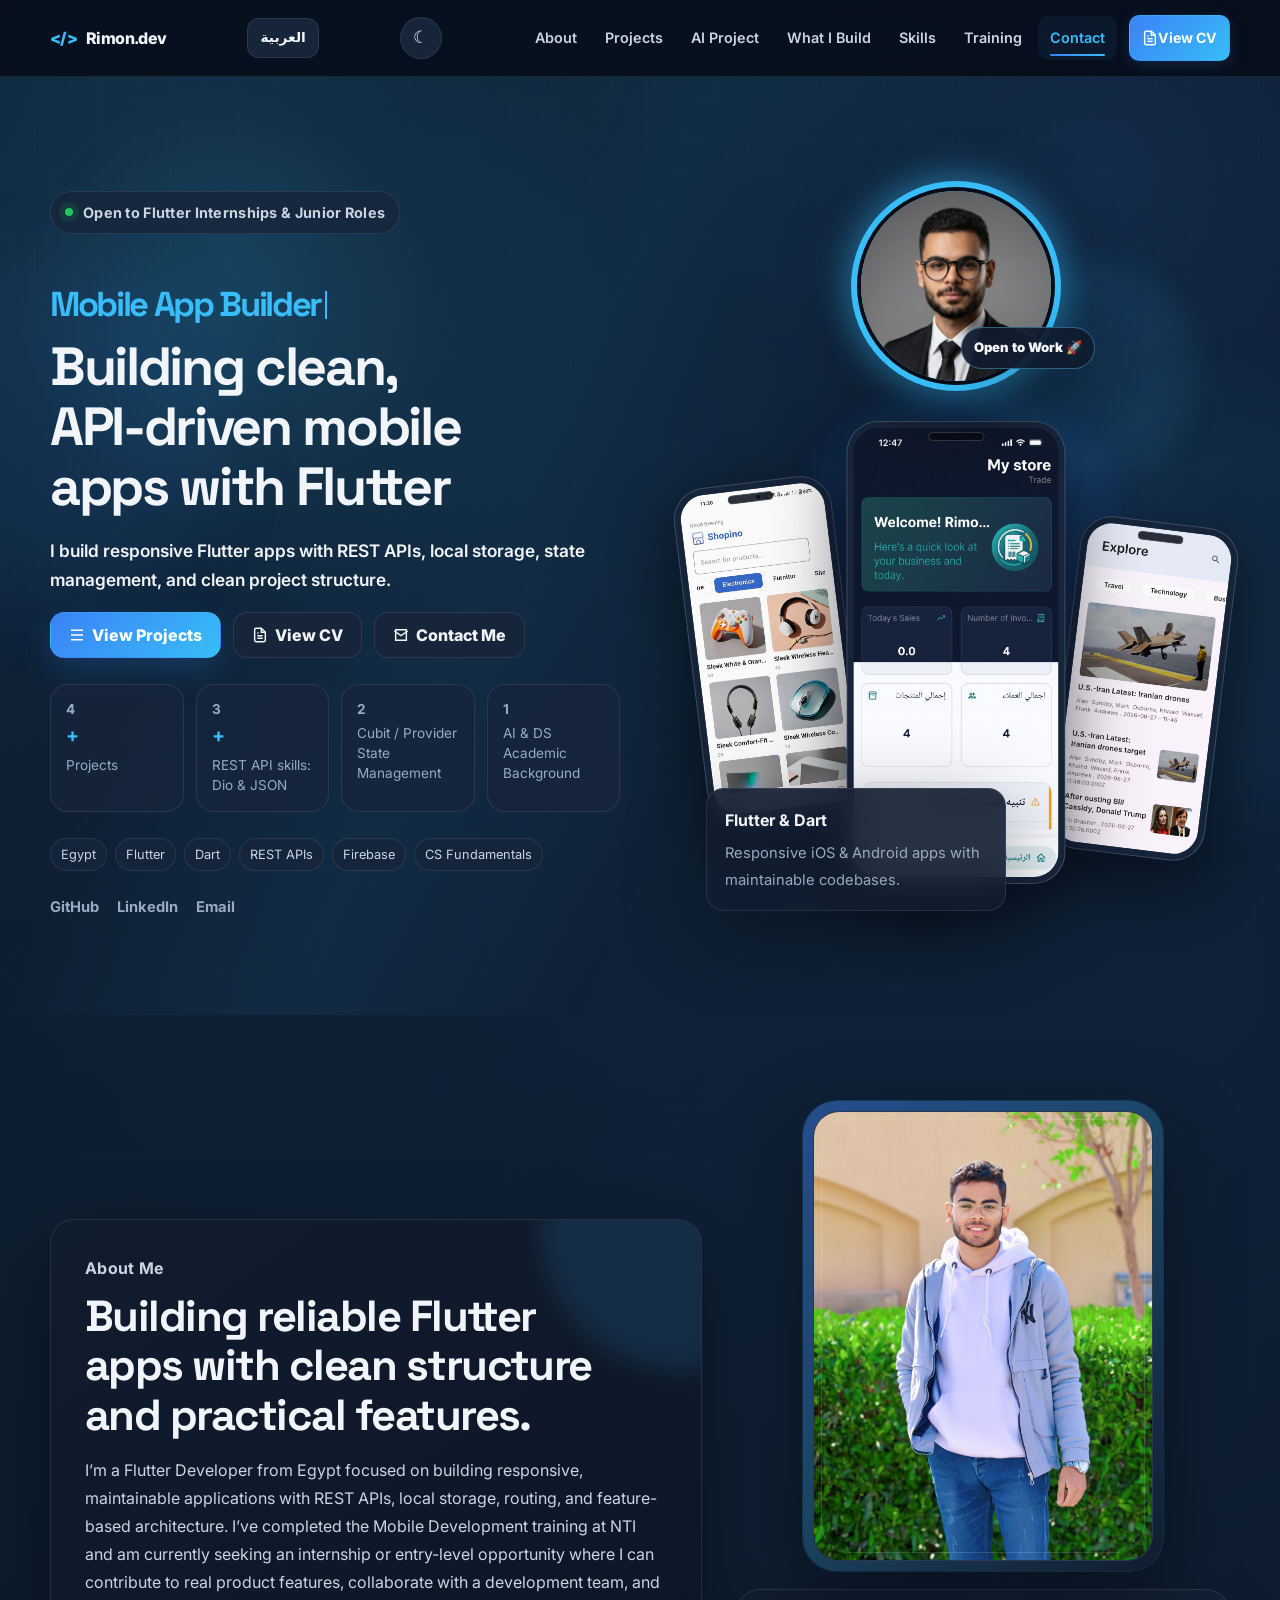
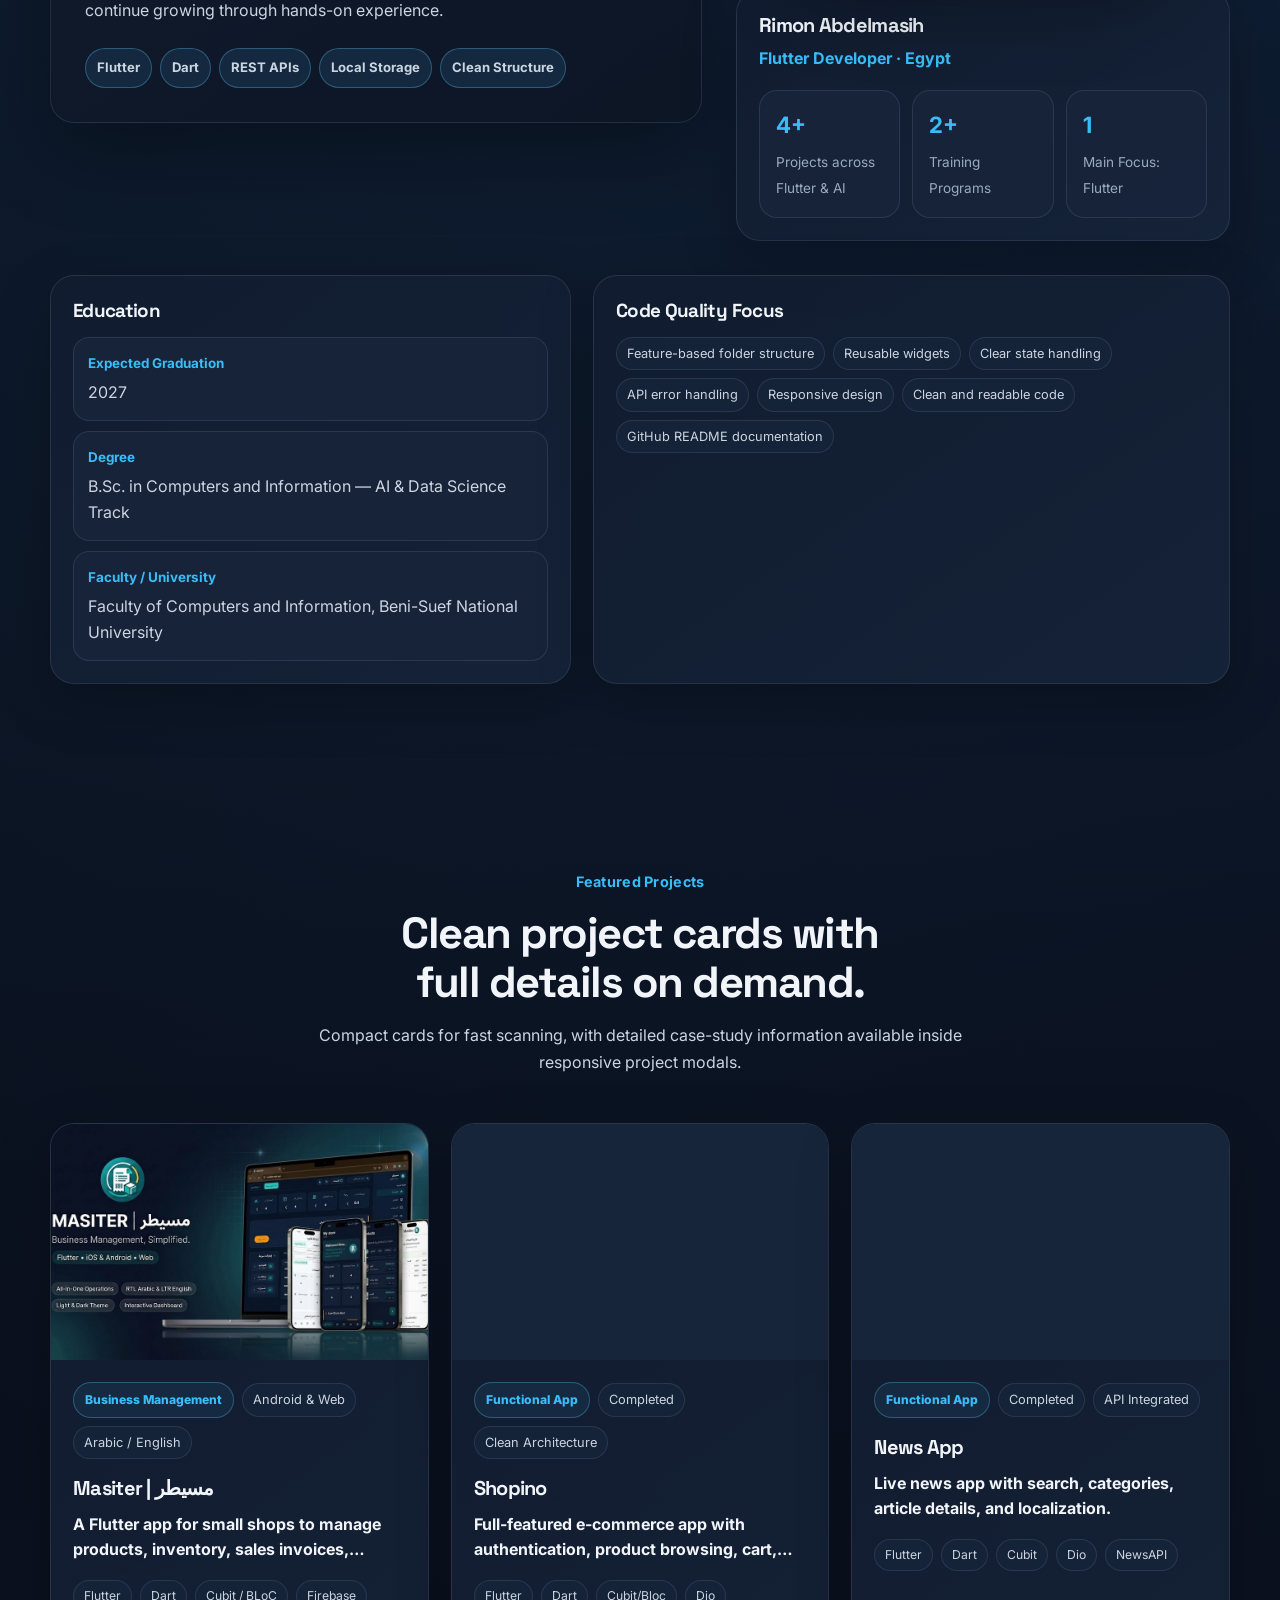
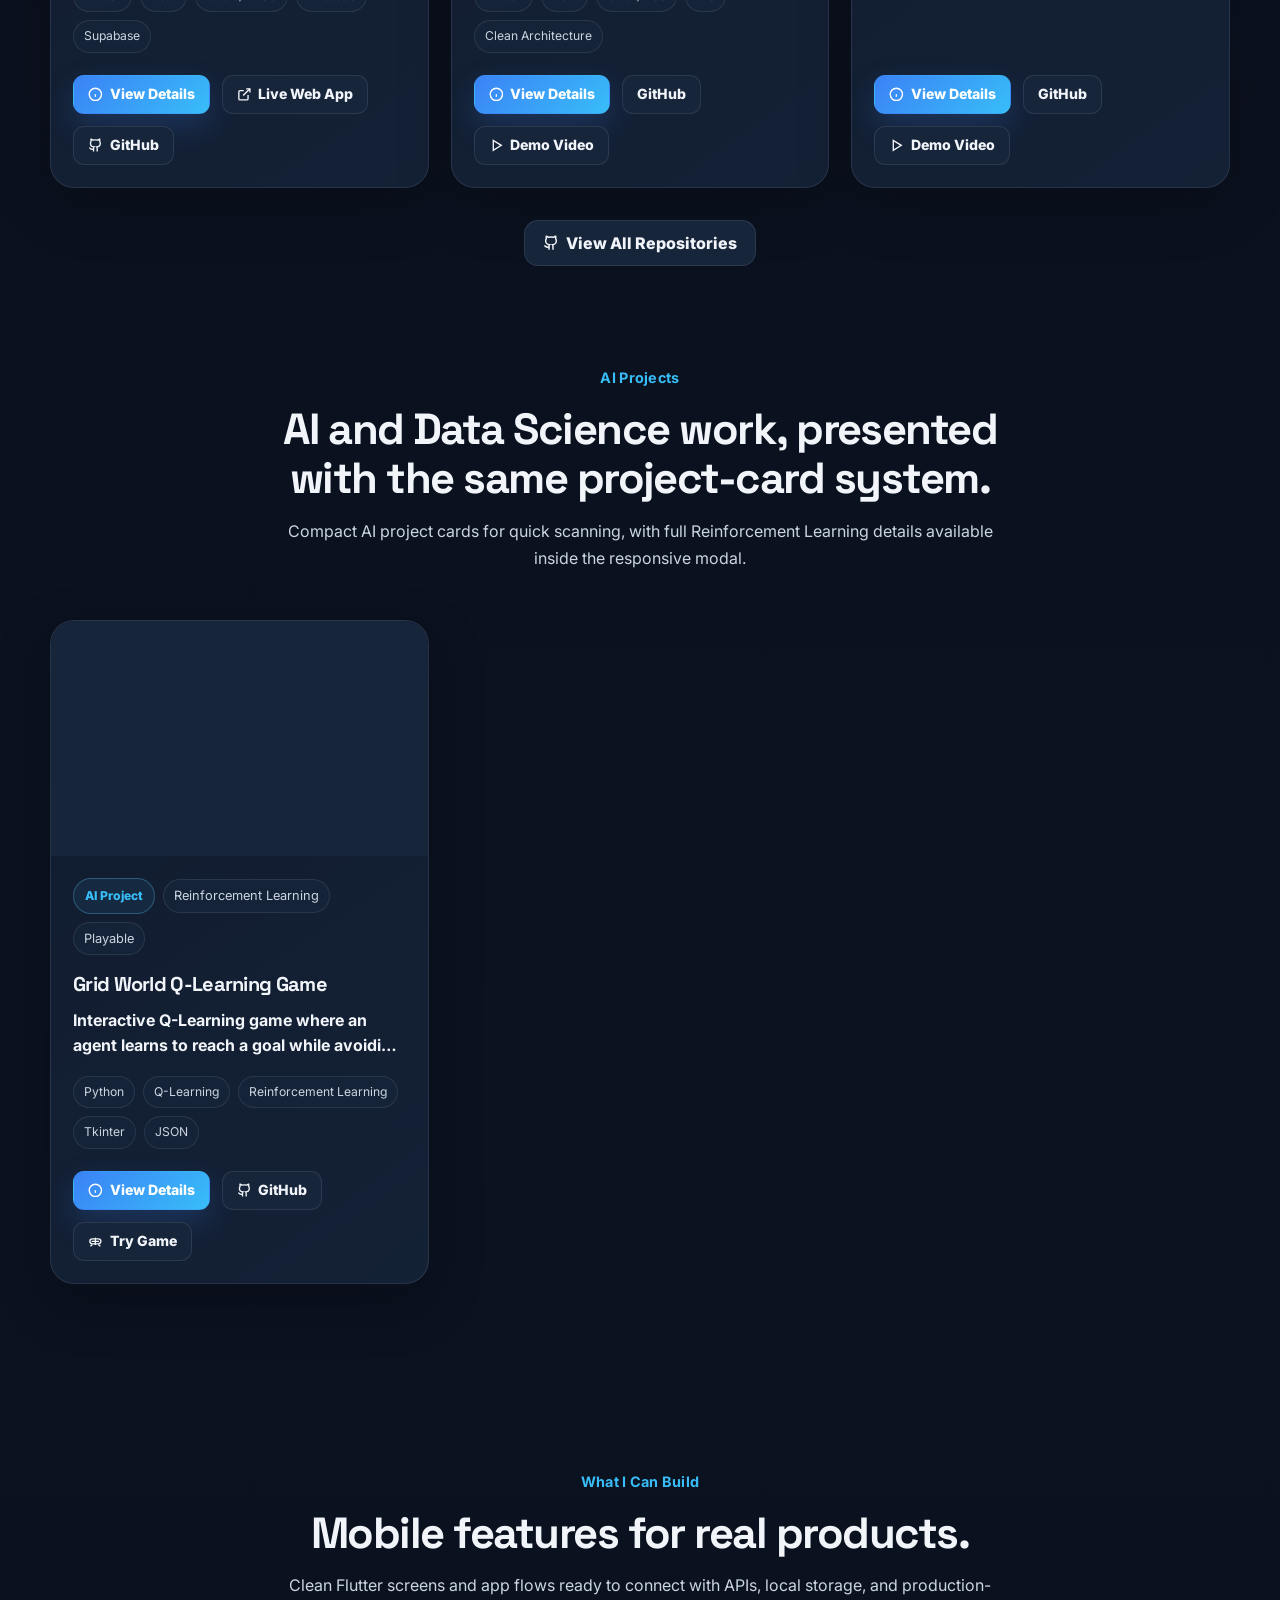
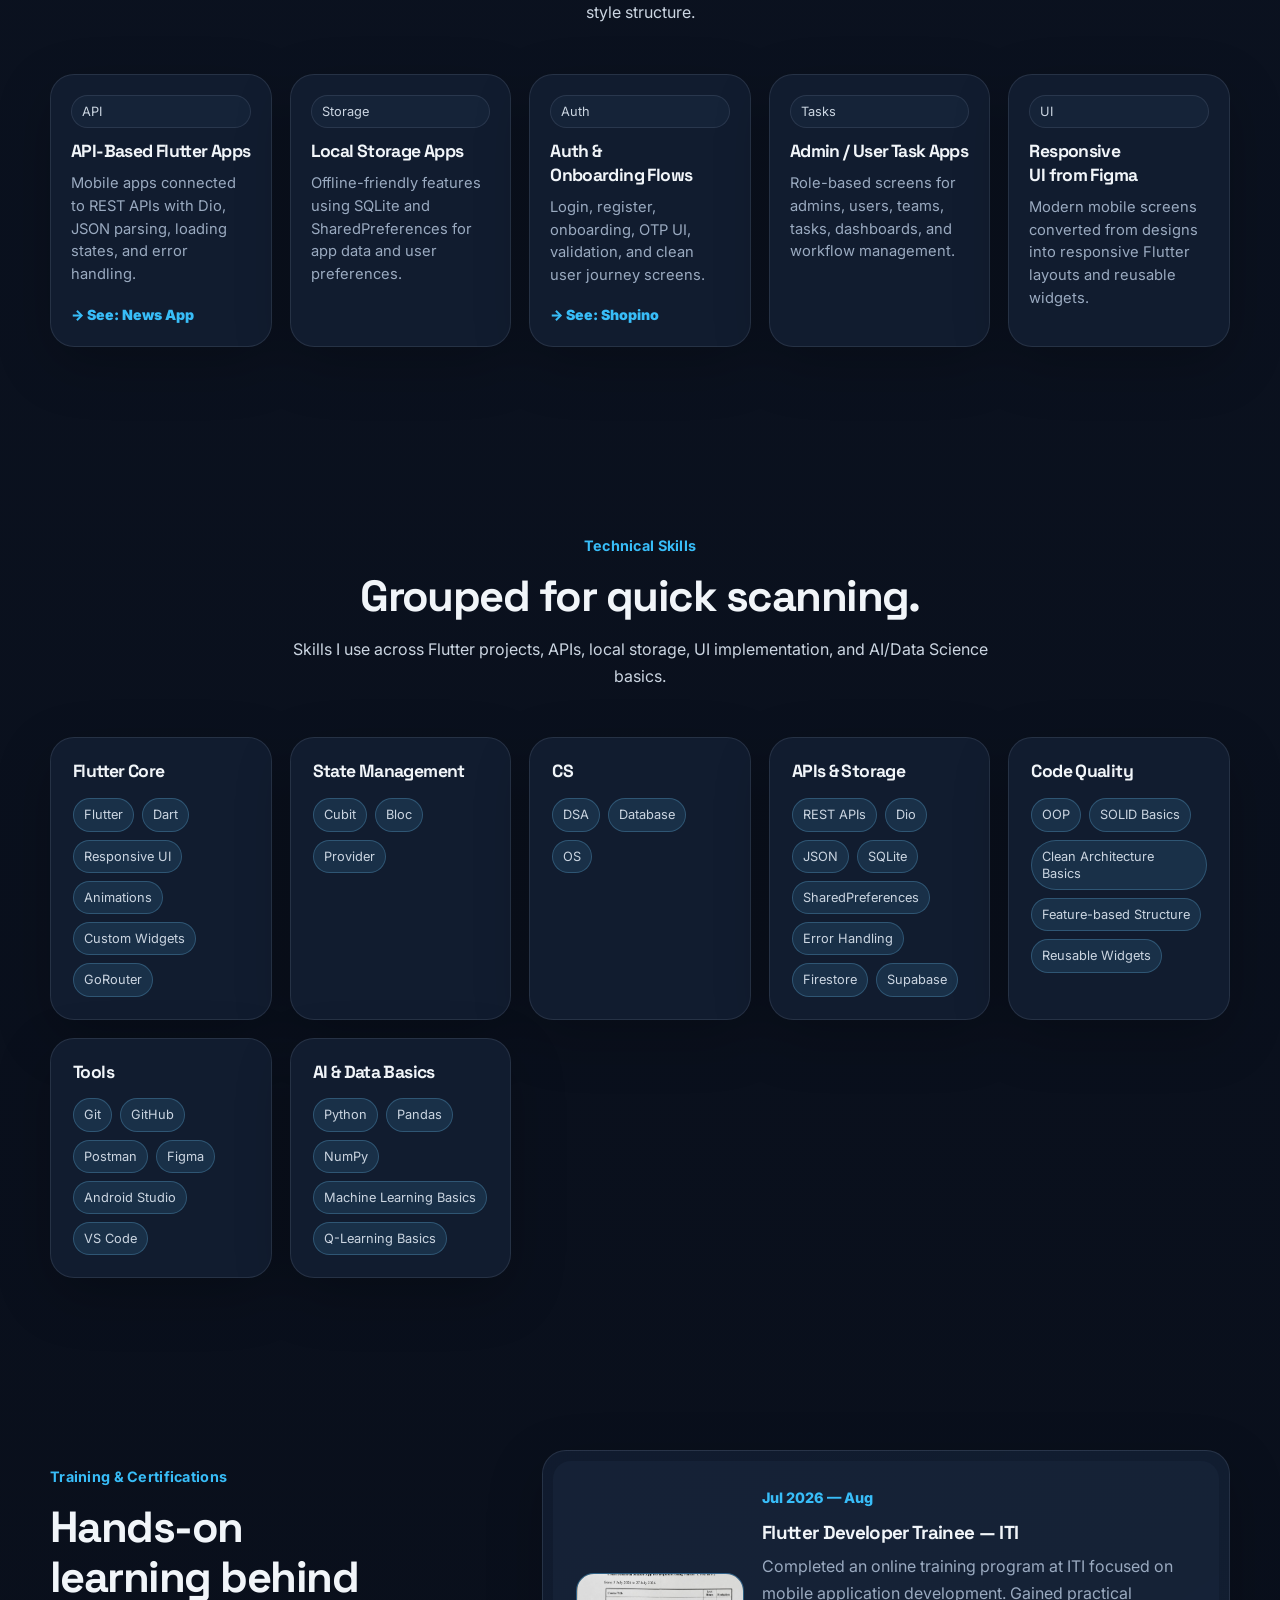
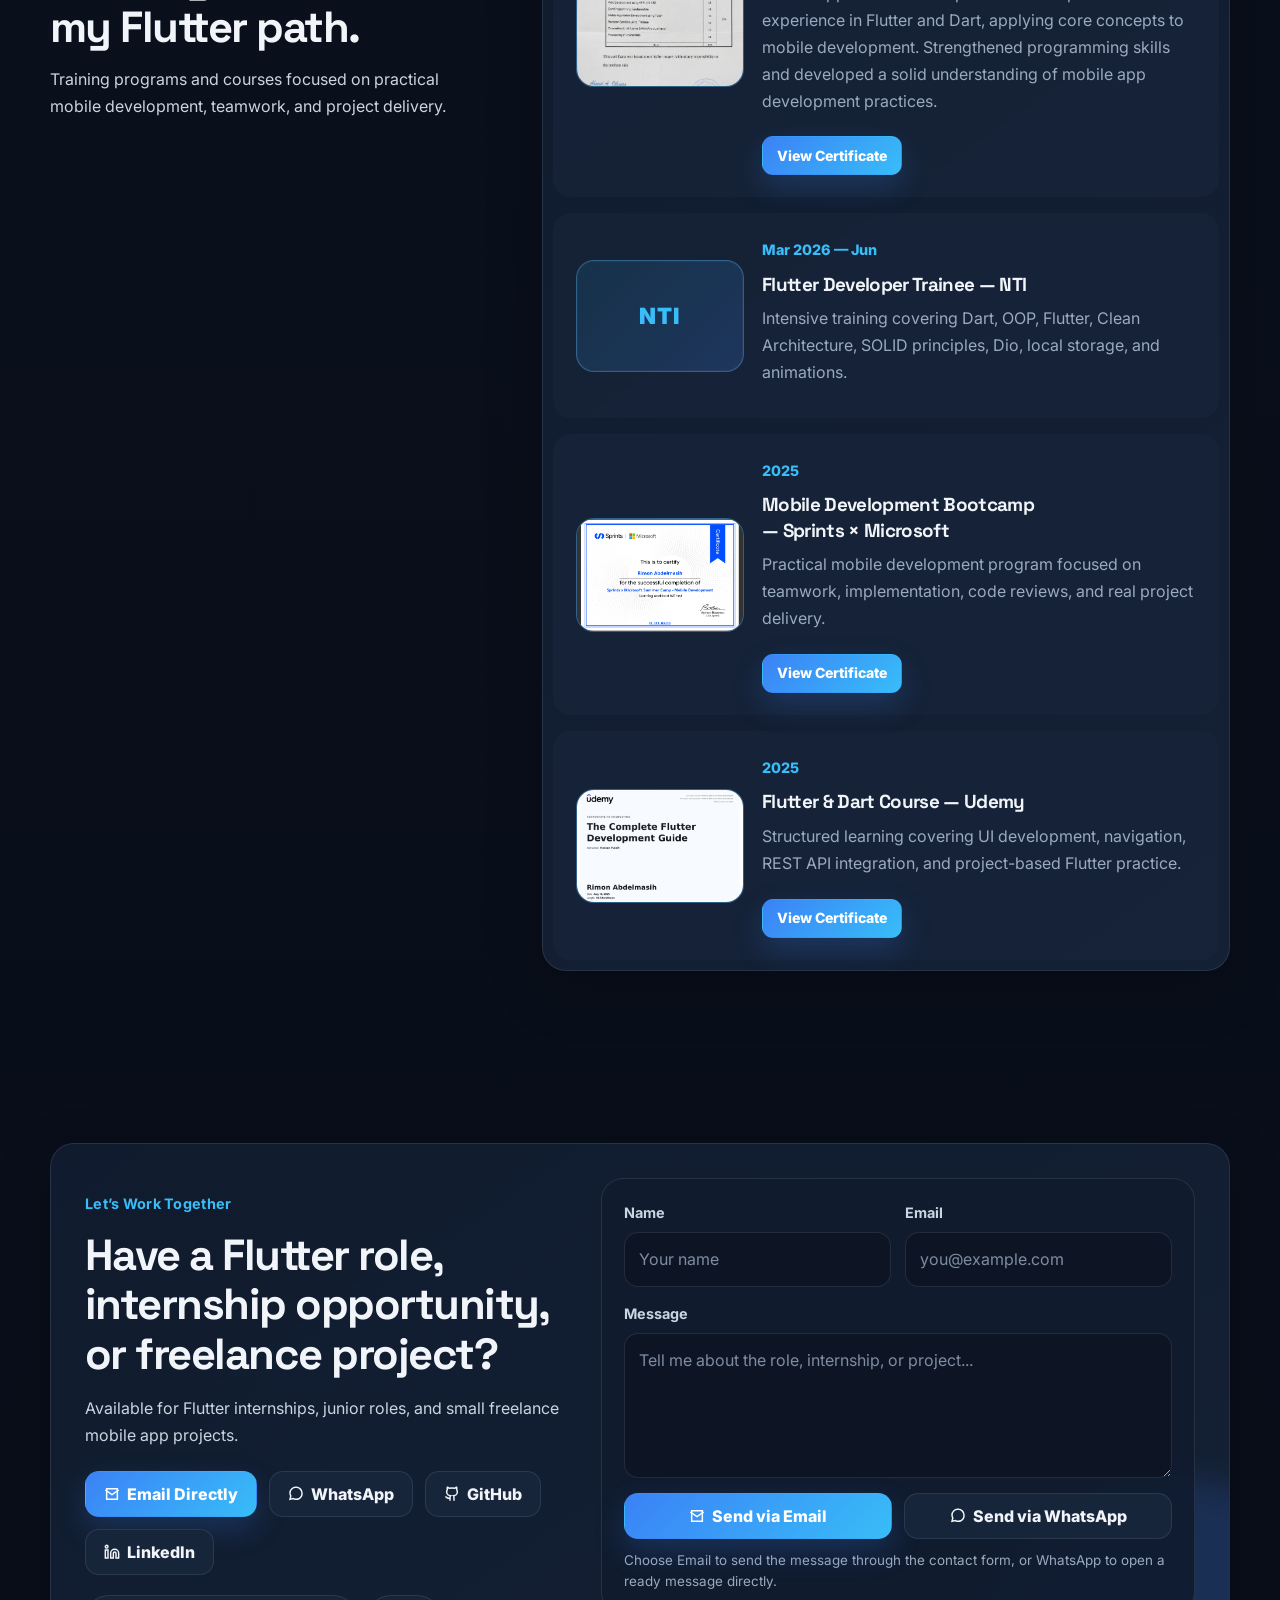
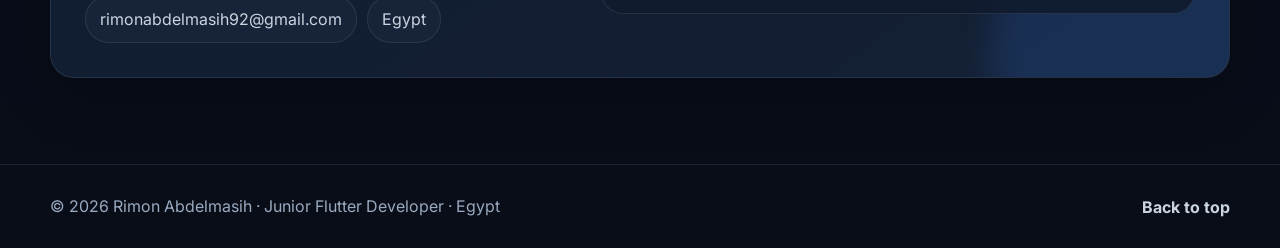
<file: index.html>
<!doctype html>
<html lang="en" dir="ltr" data-language="en">
  <head>
    <meta charset="UTF-8" />
    <meta name="viewport" content="width=device-width, initial-scale=1.0" />
    <meta
      name="description"
      content="Rimon Abdelmasih portfolio — Flutter Developer building clean, API-driven mobile apps with Flutter, Dart, REST APIs, local storage, and modern UI."
    />
    <meta name="theme-color" content="#080D18" />
    <link rel="canonical" href="https://rimonnnn.github.io/" />
    <link rel="icon" type="image/png" href="assets/favicon.png" />
    <link rel="apple-touch-icon" href="assets/favicon.png" />

    <script type="application/ld+json">
      {
        "@context": "https://schema.org",
        "@type": "Person",
        "name": "Rimon Abdelmasih",
        "jobTitle": "Flutter Developer",
        "url": "https://rimonnnn.github.io/",
        "image": "https://rimonnnn.github.io/profile_photo.png",
        "sameAs": [
          "https://github.com/rimonnnn",
          "https://www.linkedin.com/in/rimon-abdelmasih"
        ],
        "email": "rimonabdelmasih92@gmail.com",
        "address": {
          "@type": "PostalAddress",
          "addressCountry": "EG"
        },
        "knowsAbout": [
          "Flutter",
          "Dart",
          "REST APIs",
          "Clean Architecture",
          "BLoC",
          "Mobile App Development"
        ]
      }
    </script>

    <meta
      property="og:title"
      content="Rimon Abdelmasih | Flutter Developer Portfolio"
    />
    <meta
      property="og:description"
      content="Flutter Developer portfolio with practical mobile apps, REST API integration, local storage, state management, and AI/Data Science background."
    />
    <meta
      property="og:image"
      content="https://rimonnnn.github.io/profile_photo.png"
    />
    <meta property="og:url" content="https://rimonnnn.github.io/" />
    <meta property="og:type" content="website" />

    <meta name="twitter:card" content="summary_large_image" />
    <meta
      name="twitter:title"
      content="Rimon Abdelmasih | Flutter Developer Portfolio"
    />
    <meta
      name="twitter:description"
      content="Flutter portfolio with practical mobile apps, API integration, local storage, and AI/Data Science background."
    />
    <meta
      name="twitter:image"
      content="https://rimonnnn.github.io/profile_photo.png"
    />

    <title>Rimon Abdelmasih | Flutter Developer Portfolio</title>

    <link rel="preconnect" href="https://fonts.googleapis.com" />
    <link rel="preconnect" href="https://fonts.gstatic.com" crossorigin />
    <link
      href="https://fonts.googleapis.com/css2?family=IBM+Plex+Sans+Arabic:wght@400;500;600;700&family=Inter:wght@400;500;600;700;800&family=Space+Grotesk:wght@500;600;700&display=swap"
      rel="stylesheet"
    />

    <link rel="stylesheet" href="css/base.css" />
    <link rel="stylesheet" href="css/components.css" />
    <link rel="stylesheet" href="css/header.css" />
    <link rel="stylesheet" href="css/hero.css" />
    <link rel="stylesheet" href="css/about.css" />
    <link rel="stylesheet" href="css/projects.css" />
    <link rel="stylesheet" href="css/build-skills.css" />
    <link rel="stylesheet" href="css/training.css" />
    <link rel="stylesheet" href="css/contact.css" />
    <link rel="stylesheet" href="css/theme.css" />
    <link rel="stylesheet" href="css/utilities.css" />
    <link rel="stylesheet" href="css/language.css" />
  </head>

  <body data-theme="dark">
    <script>
      /* Critical pre-paint bootstrap:
         1. Flags JS support for scroll reveal.
         2. Defines the image fallback handler.
         3. Applies the saved theme and matching browser theme color.
         4. Safety net: reveals content if main.js fails to load. */
      (function () {
        var root = document.documentElement;
        root.classList.add("js");

        window.handleImgError = function (img, fallbackSrc) {
          if (!img) return;
          img.onerror = null;
          if (fallbackSrc) img.src = fallbackSrc;
        };

        function updateThemeColor(theme) {
          const meta = document.querySelector('meta[name="theme-color"]');

          if (!meta) return;

          meta.setAttribute(
            "content",
            theme === "light" ? "#F8FAFC" : "#080D18",
          );
        }

        var theme = "dark";
        try {
          var stored = localStorage.getItem("portfolio-theme");
          if (stored === "light" || stored === "dark") theme = stored;
        } catch (e) {
          /* localStorage unavailable: keep default dark theme. */
        }
        document.body.setAttribute("data-theme", theme);
        updateThemeColor(theme);

        var language = "en";
        try {
          var storedLanguage = localStorage.getItem("portfolio-language");
          if (storedLanguage === "ar" || storedLanguage === "en") {
            language = storedLanguage;
          }
        } catch (e) {
          /* localStorage unavailable: keep English as the default language. */
        }
        root.setAttribute("lang", language);
        root.setAttribute("dir", language === "ar" ? "rtl" : "ltr");
        root.setAttribute("data-language", language);

        window.setTimeout(function () {
          if (!window.__portfolioReady) root.classList.remove("js");
        }, 4000);
      })();
    </script>

    <!-- SVG icon sprite: each icon is defined once and reused via <use> -->
    <svg
      width="0"
      height="0"
      style="position: absolute"
      aria-hidden="true"
      focusable="false"
    >
      <defs>
        <symbol id="i-list" viewBox="0 0 24 24">
          <path d="M3 5h18" />
          <path d="M3 12h18" />
          <path d="M3 19h18" />
        </symbol>
        <symbol id="i-cv" viewBox="0 0 24 24">
          <path
            d="M14 2H6a2 2 0 0 0-2 2v16a2 2 0 0 0 2 2h12a2 2 0 0 0 2-2V8z"
          />
          <path d="M14 2v6h6" />
          <path d="M16 13H8" />
          <path d="M16 17H8" />
          <path d="M10 9H8" />
        </symbol>
        <symbol id="i-mail" viewBox="0 0 24 24">
          <path d="M4 4h16v16H4z" />
          <path d="m22 6-10 7L2 6" />
        </symbol>
        <symbol id="i-info" viewBox="0 0 24 24">
          <circle cx="12" cy="12" r="10" />
          <path d="M12 16v-4" />
          <path d="M12 8h.01" />
        </symbol>
        <symbol id="i-external" viewBox="0 0 24 24">
          <path d="M18 13v6a2 2 0 0 1-2 2H5a2 2 0 0 1-2-2V8a2 2 0 0 1 2-2h6" />
          <path d="M15 3h6v6" />
          <path d="M10 14 21 3" />
        </symbol>
        <symbol id="i-github" viewBox="0 0 24 24">
          <path
            d="M15 22v-4a4.8 4.8 0 0 0-1-3.5c3 0 6-2 6-5.5.08-1.25-.27-2.48-1-3.5.28-1.15.28-2.35 0-3.5 0 0-1 0-3 1.5-2.64-.5-5.36-.5-8 0C6 2 5 2 5 2c-.3 1.15-.3 2.35 0 3.5A5.4 5.4 0 0 0 4 9c0 3.5 3 5.5 6 5.5-.39.49-.68 1.05-.85 1.65-.17.6-.22 1.23-.15 1.85v4"
          />
          <path d="M9 18c-4.51 2-5-2-7-2" />
        </symbol>
        <symbol id="i-play" viewBox="0 0 24 24">
          <path d="M7 4v16l13-8z" />
        </symbol>
        <symbol id="i-game" viewBox="0 0 24 24">
          <path d="M6 12h12" />
          <path d="M12 6v12" />
          <path d="M17 17l3 3" />
          <path d="M7 17l-3 3" />
          <rect x="3" y="8" width="18" height="8" rx="4" />
        </symbol>
        <symbol id="i-whatsapp" viewBox="0 0 24 24">
          <path
            d="M21 11.5a8.38 8.38 0 0 1-1.2 4.32A8.5 8.5 0 0 1 12.5 20a8.38 8.38 0 0 1-4.32-1.2L3 20l1.2-5.18A8.38 8.38 0 0 1 3 10.5 8.5 8.5 0 0 1 11.5 2h.5A8.5 8.5 0 0 1 21 10.5z"
          />
        </symbol>
        <symbol id="i-linkedin" viewBox="0 0 24 24">
          <path
            d="M16 8a6 6 0 0 1 6 6v7h-4v-7a2 2 0 0 0-4 0v7h-4v-7a6 6 0 0 1 6-6z"
          />
          <path d="M2 9h4v12H2z" />
          <circle cx="4" cy="4" r="2" />
        </symbol>
      </defs>
    </svg>

    <div class="page-noise" aria-hidden="true"></div>

    <header class="site-header" id="top">
      <nav class="navbar container" aria-label="Primary navigation">
        <a href="#top" class="brand" aria-label="Rimon home">
          <span class="brand-mark">&lt;/&gt;</span>
          <span>Rimon.dev</span>
        </a>

        <button
          class="language-toggle"
          id="languageToggle"
          type="button"
          aria-label="Switch language to Arabic"
          lang="ar"
          dir="auto"
        >
          العربية
        </button>

        <button
          class="theme-toggle"
          id="themeToggle"
          type="button"
          aria-label="Toggle color theme"
          aria-pressed="false"
        >
          <span class="theme-toggle__icon" aria-hidden="true">☾</span>
        </button>

        <button
          class="menu-toggle"
          id="menuToggle"
          type="button"
          aria-label="Open menu"
          aria-expanded="false"
          aria-controls="navLinks"
        >
          <span></span>
          <span></span>
          <span></span>
        </button>

        <div class="nav-links" id="navLinks">
          <a href="#about">About</a>
          <a href="#projects">Projects</a>
          <a href="#ai-project">AI Project</a>
          <a href="#build">What I Build</a>
          <a href="#skills">Skills</a>
          <a href="#training">Training</a>
          <a href="#contact">Contact</a>
          <a
            class="nav-cv"
            href="Rimon_Abdelmasih_CV_Flutter_Developer.pdf"
            target="_blank"
            rel="noopener noreferrer"
          >
            <svg
              class="btn-icon"
              viewBox="0 0 24 24"
              fill="none"
              stroke="currentColor"
              aria-hidden="true"
            >
              <use href="#i-cv" />
            </svg>
            View CV
          </a>
        </div>
      </nav>
    </header>

    <main>
      <section class="hero section-padding">
        <div class="container hero-grid">
          <div class="hero-content reveal">
            <div class="eyebrow">
              <span class="status-dot" aria-hidden="true"></span>
              Open to Flutter Internships &amp; Junior Roles
            </div>

            <h1
              aria-label="Flutter Developer. Building clean, API-driven mobile apps with Flutter"
            >
              <span
                class="typewriter-role"
                id="typewriterRole"
                aria-hidden="true"
                >Flutter Developer</span
              >
              <span class="hero-title-line"
                >Building clean, API-driven mobile apps with Flutter</span
              >
            </h1>

            <p class="hero-subtitle">
              I build responsive Flutter apps with REST APIs, local storage,
              state management, and clean project structure.
            </p>

            <div class="hero-actions">
              <a class="btn btn-primary" href="#projects">
                <svg
                  class="btn-icon"
                  viewBox="0 0 24 24"
                  fill="none"
                  stroke="currentColor"
                  aria-hidden="true"
                >
                  <use href="#i-list" />
                </svg>
                View Projects
              </a>
              <a
                class="btn btn-secondary"
                href="Rimon_Abdelmasih_CV_Flutter_Developer.pdf"
                target="_blank"
                rel="noopener noreferrer"
              >
                <svg
                  class="btn-icon"
                  viewBox="0 0 24 24"
                  fill="none"
                  stroke="currentColor"
                  aria-hidden="true"
                >
                  <use href="#i-cv" />
                </svg>
                View CV
              </a>
              <a class="btn btn-secondary" href="#contact">
                <svg
                  class="btn-icon"
                  viewBox="0 0 24 24"
                  fill="none"
                  stroke="currentColor"
                  aria-hidden="true"
                >
                  <use href="#i-mail" />
                </svg>
                Contact Me
              </a>
            </div>

            <div class="hero-stats" aria-label="Quick achievements">
              <div class="hero-stat">
                <strong><span class="counter" data-count="4">0</span>+</strong>
                <span>Projects</span>
              </div>
              <div class="hero-stat">
                <strong><span class="counter" data-count="3">0</span>+</strong>
                <span>REST API skills: Dio &amp; JSON</span>
              </div>
              <div class="hero-stat">
                <strong><span class="counter" data-count="2">0</span></strong>
                <span>Cubit / Provider State Management</span>
              </div>
              <div class="hero-stat">
                <strong><span class="counter" data-count="1">0</span></strong>
                <span>AI &amp; DS Academic Background</span>
              </div>
            </div>

            <div class="hero-meta" aria-label="Core details">
              <span>Egypt</span>
              <span>Flutter</span>
              <span>Dart</span>
              <span>REST APIs</span>
              <span>Firebase</span>
              <span>CS Fundamentals</span>
            </div>

            <div class="social-row">
              <a
                href="https://github.com/rimonnnn"
                target="_blank"
                rel="noopener noreferrer"
                >GitHub</a
              >
              <a
                href="https://www.linkedin.com/in/rimon-abdelmasih"
                target="_blank"
                rel="noopener noreferrer"
                >LinkedIn</a
              >
              <a
                href="mailto:rimonabdelmasih92@gmail.com?subject=Flutter%20Opportunity"
                >Email</a
              >
            </div>
          </div>

          <div
            class="hero-visual reveal delay-1"
            aria-label="Flutter project previews"
          >
            <div class="glow glow-one" aria-hidden="true"></div>
            <div class="glow glow-two" aria-hidden="true"></div>

            <div class="hero-profile-frame">
              <img
                src="./assets/profile_photo.png"
                onerror="handleImgError(this, 'profile_photo.png')"
                alt="Photo of Rimon Abdelmasih"
                width="190"
                height="190"
                loading="eager"
                fetchpriority="high"
                decoding="async"
              />
              <span class="open-work-badge">Open to Work 🚀</span>
            </div>

            <div class="mockup-stack" aria-label="App screenshots">
              <article class="phone-card phone-card-small left">
                <img
                  src="assets/shopino_hero.jpg"
                  alt="Shopino App preview"
                  loading="lazy"
                  decoding="async"
                />
              </article>
              <article class="phone-card main-phone">
                <img
                  src="assets/masiter_hero.jpeg"
                  alt="Masiter App preview"
                  loading="eager"
                  decoding="async"
                />
              </article>
              <article class="phone-card phone-card-small right">
                <img
                  src="assets/news_hero.jpg"
                  alt="News App preview"
                  loading="lazy"
                  decoding="async"
                />
              </article>
            </div>

            <div class="visual-card">
              <strong>Flutter &amp; Dart</strong>
              <span
                >Responsive iOS &amp; Android apps with maintainable
                codebases.</span
              >
            </div>
          </div>
        </div>
      </section>

      <section class="about section-padding" id="about">
        <div class="container about-layout">
          <div class="about-intro reveal">
            <p class="section-kicker">About Me</p>
            <h2>
              Building reliable Flutter apps with clean structure and practical
              features.
            </h2>
            <p>
              I’m a Flutter Developer from Egypt focused on building responsive,
              maintainable applications with REST APIs, local storage, routing,
              and feature-based architecture. I’ve completed the Mobile
              Development training at NTI and am currently seeking an internship
              or entry-level opportunity where I can contribute to real product
              features, collaborate with a development team, and continue
              growing through hands-on experience.
            </p>
            <div class="about-highlights">
              <span>Flutter</span>
              <span>Dart</span>
              <span>REST APIs</span>
              <span>Local Storage</span>
              <span>Clean Structure</span>
            </div>
          </div>

          <div class="about-showcase reveal delay-1">
            <div class="profile-frame">
              <img
                src="assets/about_photo.jpg"
                onerror="handleImgError(this, 'profile_photo.png')"
                alt="Photo of Rimon Abdelmasih"
                loading="lazy"
                decoding="async"
                width="360"
                height="450"
              />
            </div>
            <div class="about-card premium-about-card">
              <div class="about-profile-text">
                <h3>Rimon Abdelmasih</h3>
                <p>Flutter Developer · Egypt</p>
              </div>
              <div class="stats-grid about-stats">
                <div>
                  <strong>4+</strong>
                  <span>Projects across Flutter &amp; AI</span>
                </div>
                <div>
                  <strong>2+</strong>
                  <span>Training Programs</span>
                </div>
                <div>
                  <strong>1</strong>
                  <span>Main Focus: Flutter</span>
                </div>
              </div>
            </div>
          </div>

          <div class="about-details-grid">
            <div class="education-card reveal">
              <h3>Education</h3>
              <div class="education-meta">
                <div>
                  <strong>Expected Graduation</strong>
                  <span>2027</span>
                </div>
                <div>
                  <strong>Degree</strong>
                  <span
                    >B.Sc. in Computers and Information — AI &amp; Data Science
                    Track</span
                  >
                </div>
                <div>
                  <strong>Faculty / University</strong>
                  <span
                    >Faculty of Computers and Information, Beni-Suef National
                    University</span
                  >
                </div>
              </div>
            </div>

            <div class="quality-card reveal delay-1">
              <h3>Code Quality Focus</h3>
              <div class="quality-list">
                <span>Feature-based folder structure</span>
                <span>Reusable widgets</span>
                <span>Clear state handling</span>
                <span>API error handling</span>
                <span>Responsive design</span>
                <span>Clean and readable code</span>
                <span>GitHub README documentation</span>
              </div>
            </div>
          </div>
        </div>
      </section>

      <section class="projects section-padding" id="projects">
        <div class="container">
          <div class="section-heading centered reveal">
            <p class="section-kicker">Featured Projects</p>
            <h2>Clean project cards with full details on demand.</h2>
            <p>
              Compact cards for fast scanning, with detailed case-study
              information available inside responsive project modals.
            </p>
          </div>

          <div class="project-grid">
            <!-- Masiter -->
            <article class="project-card reveal" data-project-card="masiter">
              <button
                class="project-image project-image-button"
                type="button"
                data-project-open="masiter"
                aria-label="Open Masiter project details"
              >
                <img
                  src="assets/masiter.jpeg"
                  alt="Masiter business management application collage"
                  loading="lazy"
                  decoding="async"
                />
                <span class="project-image-hint">View Details</span>
              </button>

              <div class="project-content">
                <div class="project-topline badge-row">
                  <span class="project-type">Business Management</span>
                  <span class="project-chip">Android &amp; Web</span>
                  <span class="project-chip">Arabic / English</span>
                </div>

                <h3>Masiter | مسيطر</h3>

                <p class="project-short">
                  A Flutter app for small shops to manage products, inventory,
                  sales invoices, customers, and outstanding balances across
                  mobile and web.
                </p>

                <div
                  class="tech-list compact-tech-list"
                  aria-label="Masiter tech stack"
                >
                  <span>Flutter</span>
                  <span>Dart</span>
                  <span>Cubit / BLoC</span>
                  <span>Firebase</span>
                  <span>Supabase</span>
                </div>

                <div class="project-actions">
                  <button
                    class="btn btn-small btn-primary"
                    type="button"
                    data-project-open="masiter"
                  >
                    <svg
                      class="btn-icon"
                      viewBox="0 0 24 24"
                      fill="none"
                      stroke="currentColor"
                      aria-hidden="true"
                    >
                      <use href="#i-info" />
                    </svg>
                    View Details
                  </button>

                  <a
                    class="btn btn-small btn-secondary"
                    href="https://masiter.web.app/"
                    target="_blank"
                    rel="noopener noreferrer"
                  >
                    <svg
                      class="btn-icon"
                      viewBox="0 0 24 24"
                      fill="none"
                      stroke="currentColor"
                      aria-hidden="true"
                    >
                      <use href="#i-external" />
                    </svg>
                    Live Web App
                  </a>

                  <a
                    class="btn btn-small btn-secondary"
                    href="https://github.com/rimonnnn/masiter"
                    target="_blank"
                    rel="noopener noreferrer"
                  >
                    <svg
                      class="btn-icon"
                      viewBox="0 0 24 24"
                      fill="none"
                      stroke="currentColor"
                      aria-hidden="true"
                    >
                      <use href="#i-github" />
                    </svg>
                    GitHub
                  </a>
                </div>
              </div>
            </article>

            <!-- Shopino -->
            <article class="project-card reveal" data-project-card="shopino">
              <button
                class="project-image project-image-button"
                type="button"
                data-project-open="shopino"
                aria-label="Open Shopino project details"
              >
                <img
                  src="assets/shopino.jpeg"
                  alt="Shopino project preview"
                  loading="lazy"
                  decoding="async"
                  width="520"
                  height="325"
                />
                <span class="project-image-hint">View Details</span>
              </button>

              <div class="project-content">
                <div class="project-topline badge-row">
                  <span class="project-type">Functional App</span>
                  <span class="project-chip">Completed</span>
                  <span class="project-chip">Clean Architecture</span>
                </div>

                <h3>Shopino</h3>

                <p class="project-short">
                  Full-featured e-commerce app with authentication, product
                  browsing, cart, and favorites.
                </p>

                <div
                  class="tech-list compact-tech-list"
                  aria-label="Shopino tech stack"
                >
                  <span>Flutter</span>
                  <span>Dart</span>
                  <span>Cubit/Bloc</span>
                  <span>Dio</span>
                  <span>Clean Architecture</span>
                </div>

                <div class="project-actions">
                  <button
                    class="btn btn-small btn-primary"
                    type="button"
                    data-project-open="shopino"
                  >
                    <svg
                      class="btn-icon"
                      viewBox="0 0 24 24"
                      fill="none"
                      stroke="currentColor"
                      aria-hidden="true"
                    >
                      <use href="#i-info" />
                    </svg>
                    View Details
                  </button>

                  <a
                    class="btn btn-small btn-secondary"
                    href="https://github.com/rimonnnn/shopino_store"
                    target="_blank"
                    rel="noopener noreferrer"
                  >
                    GitHub
                  </a>

                  <a
                    class="btn btn-small btn-secondary"
                    href="https://drive.google.com/file/d/1hLKaIuwPIpzSWSK5bf1QOYVSc8mJMEfF/view?usp=drivesdk"
                    target="_blank"
                    rel="noopener noreferrer"
                  >
                    <svg
                      class="btn-icon"
                      viewBox="0 0 24 24"
                      fill="none"
                      stroke="currentColor"
                      aria-hidden="true"
                    >
                      <use href="#i-play" />
                    </svg>
                    Demo Video
                  </a>
                </div>
              </div>
            </article>

            <!-- News App -->
            <article
              class="project-card reveal delay-1"
              data-project-card="news"
            >
              <button
                class="project-image project-image-button"
                type="button"
                data-project-open="news"
                aria-label="Open News App project details"
              >
                <img
                  src="assets/news_app.jpeg"
                  alt="News App project preview"
                  loading="lazy"
                  decoding="async"
                  width="520"
                  height="325"
                />
                <span class="project-image-hint">View Details</span>
              </button>

              <div class="project-content">
                <div class="project-topline badge-row">
                  <span class="project-type">Functional App</span>
                  <span class="project-chip">Completed</span>
                  <span class="project-chip">API Integrated</span>
                </div>

                <h3>News App</h3>

                <p class="project-short">
                  Live news app with search, categories, article details, and
                  localization.
                </p>

                <div
                  class="tech-list compact-tech-list"
                  aria-label="News App tech stack"
                >
                  <span>Flutter</span>
                  <span>Dart</span>
                  <span>Cubit</span>
                  <span>Dio</span>
                  <span>NewsAPI</span>
                </div>

                <div class="project-actions">
                  <button
                    class="btn btn-small btn-primary"
                    type="button"
                    data-project-open="news"
                  >
                    <svg
                      class="btn-icon"
                      viewBox="0 0 24 24"
                      fill="none"
                      stroke="currentColor"
                      aria-hidden="true"
                    >
                      <use href="#i-info" />
                    </svg>
                    View Details
                  </button>

                  <a
                    class="btn btn-small btn-secondary"
                    href="https://github.com/rimonnnn/news_app"
                    target="_blank"
                    rel="noopener noreferrer"
                  >
                    GitHub
                  </a>

                  <a
                    class="btn btn-small btn-secondary"
                    href="https://drive.google.com/file/d/1yh2RKrWxusozg1gjavGbvnTWAoYrISUx/view?usp=drive_link"
                    target="_blank"
                    rel="noopener noreferrer"
                  >
                    <svg
                      class="btn-icon"
                      viewBox="0 0 24 24"
                      fill="none"
                      stroke="currentColor"
                      aria-hidden="true"
                    >
                      <use href="#i-play" />
                    </svg>
                    Demo Video
                  </a>
                </div>
              </div>
            </article>
          </div>

          <div class="projects-footer reveal">
            <a
              class="btn btn-secondary"
              href="https://github.com/rimonnnn?tab=repositories"
              target="_blank"
              rel="noopener noreferrer"
            >
              <svg
                class="btn-icon"
                viewBox="0 0 24 24"
                fill="none"
                stroke="currentColor"
                aria-hidden="true"
              >
                <use href="#i-github" />
              </svg>
              View All Repositories
            </a>
          </div>
        </div>
      </section>

      <div class="project-modal" id="projectModal" aria-hidden="true">
        <div class="project-modal__backdrop" data-modal-close></div>
        <article
          class="project-modal__panel"
          role="dialog"
          aria-modal="true"
          aria-labelledby="modalProjectTitle"
          tabindex="-1"
        >
          <button
            class="project-modal__close"
            type="button"
            data-modal-close
            aria-label="Close project details"
          >
            ×
          </button>
          <div class="project-modal__media" id="modalProjectMedia"></div>
          <div class="project-modal__body">
            <span class="project-modal__label" id="modalProjectLabel"></span>
            <h2 id="modalProjectTitle"></h2>
            <p class="project-modal__overview" id="modalProjectOverview"></p>
            <div
              class="project-modal__sections"
              id="modalProjectSections"
            ></div>
            <div
              class="tech-list project-modal__tech"
              id="modalProjectTech"
              aria-label="Project tech stack"
            ></div>
            <div
              class="project-actions project-modal__actions"
              id="modalProjectLinks"
            ></div>
          </div>
        </article>
      </div>

      <section class="ai-project section-padding" id="ai-project">
        <div class="container">
          <div class="section-heading centered reveal">
            <p class="section-kicker">AI Projects</p>
            <h2>
              AI and Data Science work, presented with the same project-card
              system.
            </h2>
            <p>
              Compact AI project cards for quick scanning, with full
              Reinforcement Learning details available inside the responsive
              modal.
            </p>
          </div>

          <div class="project-grid">
            <article class="project-card reveal" data-project-card="gridworld">
              <button
                class="project-image project-image-button"
                type="button"
                data-project-open="gridworld"
                aria-label="Open Grid World Q-Learning Game project details"
              >
                <img
                  src="./assets/grid_world_game.png"
                  alt="Grid World Q-Learning Game cover showing agent, fire cells, and goal"
                  loading="lazy"
                  decoding="async"
                  width="520"
                  height="325"
                />
                <span class="project-image-hint">View Details</span>
              </button>

              <div class="project-content">
                <div class="project-topline badge-row">
                  <span class="project-type">AI Project</span>
                  <span class="project-chip">Reinforcement Learning</span>
                  <span class="project-chip">Playable</span>
                </div>

                <h3>Grid World Q-Learning Game</h3>

                <p class="project-short">
                  Interactive Q-Learning game where an agent learns to reach a
                  goal while avoiding fire cells.
                </p>

                <div
                  class="tech-list compact-tech-list"
                  aria-label="Grid World AI concepts and tech stack"
                >
                  <span>Python</span>
                  <span>Q-Learning</span>
                  <span>Reinforcement Learning</span>
                  <span>Tkinter</span>
                  <span>JSON</span>
                </div>

                <div class="project-actions">
                  <button
                    class="btn btn-small btn-primary"
                    type="button"
                    data-project-open="gridworld"
                  >
                    <svg
                      class="btn-icon"
                      viewBox="0 0 24 24"
                      fill="none"
                      stroke="currentColor"
                      aria-hidden="true"
                    >
                      <use href="#i-info" />
                    </svg>
                    View Details
                  </button>

                  <a
                    class="btn btn-small btn-secondary"
                    href="https://github.com/rimonnnn/grid_world_game.git"
                    target="_blank"
                    rel="noopener noreferrer"
                  >
                    <svg
                      class="btn-icon"
                      viewBox="0 0 24 24"
                      fill="none"
                      stroke="currentColor"
                      aria-hidden="true"
                    >
                      <use href="#i-github" />
                    </svg>
                    GitHub
                  </a>

                  <a
                    class="btn btn-small btn-secondary"
                    href="grid_world_game/index.html"
                    target="_blank"
                    rel="noopener noreferrer"
                  >
                    <svg
                      class="btn-icon"
                      viewBox="0 0 24 24"
                      fill="none"
                      stroke="currentColor"
                      aria-hidden="true"
                    >
                      <use href="#i-game" />
                    </svg>
                    Try Game
                  </a>
                </div>
              </div>
            </article>
          </div>
        </div>
      </section>

      <section class="build section-padding" id="build">
        <div class="container">
          <div class="section-heading centered reveal">
            <p class="section-kicker">What I Can Build</p>
            <h2>Mobile features for real products.</h2>
            <p>
              Clean Flutter screens and app flows ready to connect with APIs,
              local storage, and production-style structure.
            </p>
          </div>

          <div class="build-grid compact-build">
            <article class="build-card reveal">
              <span>API</span>
              <h3>API-Based Flutter Apps</h3>
              <p>
                Mobile apps connected to REST APIs with Dio, JSON parsing,
                loading states, and error handling.
              </p>
              <a class="build-ref" href="#projects">→ See: News App</a>
            </article>
            <article class="build-card reveal delay-1">
              <span>Storage</span>
              <h3>Local Storage Apps</h3>
              <p>
                Offline-friendly features using SQLite and SharedPreferences for
                app data and user preferences.
              </p>
            </article>
            <article class="build-card reveal delay-2">
              <span>Auth</span>
              <h3>Auth &amp; Onboarding Flows</h3>
              <p>
                Login, register, onboarding, OTP UI, validation, and clean user
                journey screens.
              </p>
              <a class="build-ref" href="#projects">→ See: Shopino</a>
            </article>
            <article class="build-card reveal">
              <span>Tasks</span>
              <h3>Admin / User Task Apps</h3>
              <p>
                Role-based screens for admins, users, teams, tasks, dashboards,
                and workflow management.
              </p>
            </article>
            <article class="build-card reveal delay-1">
              <span>UI</span>
              <h3>Responsive UI from Figma</h3>
              <p>
                Modern mobile screens converted from designs into responsive
                Flutter layouts and reusable widgets.
              </p>
            </article>
          </div>
        </div>
      </section>

      <section class="skills section-padding" id="skills">
        <div class="container">
          <div class="section-heading centered reveal">
            <p class="section-kicker">Technical Skills</p>
            <h2>Grouped for quick scanning.</h2>
            <p>
              Skills I use across Flutter projects, APIs, local storage, UI
              implementation, and AI/Data Science basics.
            </p>
          </div>

          <div class="skills-grid">
            <article class="skill-card reveal">
              <h3>Flutter Core</h3>
              <div class="skill-chips">
                <span class="skill-chip">Flutter</span>
                <span class="skill-chip">Dart</span>
                <span class="skill-chip">Responsive UI</span>
                <span class="skill-chip">Animations</span>
                <span class="skill-chip">Custom Widgets</span>
                <span class="skill-chip">GoRouter</span>
              </div>
            </article>
            <article class="skill-card reveal delay-1">
              <h3>State Management</h3>
              <div class="skill-chips">
                <span class="skill-chip">Cubit</span>
                <span class="skill-chip">Bloc</span>
                <span class="skill-chip">Provider</span>
              </div>
            </article>

            <article class="skill-card reveal delay-1">
              <h3>CS</h3>
              <div class="skill-chips">
                <span class="skill-chip">DSA</span>
                <span class="skill-chip">Database</span>
                <span class="skill-chip">OS</span>
              </div>
            </article>
            <article class="skill-card reveal delay-2">
              <h3>APIs &amp; Storage</h3>
              <div class="skill-chips">
                <span class="skill-chip">REST APIs</span>
                <span class="skill-chip">Dio</span>
                <span class="skill-chip">JSON</span>
                <span class="skill-chip">SQLite</span>
                <span class="skill-chip">SharedPreferences</span>
                <span class="skill-chip">Error Handling</span>
                <span class="skill-chip">Firestore</span>
                <span class="skill-chip">Supabase</span>
              </div>
            </article>
            <article class="skill-card reveal">
              <h3>Code Quality</h3>
              <div class="skill-chips">
                <span class="skill-chip">OOP</span>
                <span class="skill-chip">SOLID Basics</span>
                <span class="skill-chip">Clean Architecture Basics</span>
                <span class="skill-chip">Feature-based Structure</span>
                <span class="skill-chip">Reusable Widgets</span>
              </div>
            </article>
            <article class="skill-card reveal delay-1">
              <h3>Tools</h3>
              <div class="skill-chips">
                <span class="skill-chip">Git</span>
                <span class="skill-chip">GitHub</span>
                <span class="skill-chip">Postman</span>
                <span class="skill-chip">Figma</span>
                <span class="skill-chip">Android Studio</span>
                <span class="skill-chip">VS Code</span>
              </div>
            </article>
            <article class="skill-card reveal delay-2">
              <h3>AI &amp; Data Basics</h3>
              <div class="skill-chips">
                <span class="skill-chip">Python</span>
                <span class="skill-chip">Pandas</span>
                <span class="skill-chip">NumPy</span>
                <span class="skill-chip">Machine Learning Basics</span>
                <span class="skill-chip">Q-Learning Basics</span>
              </div>
            </article>
          </div>
        </div>
      </section>

      <section class="training section-padding" id="training">
        <div class="container two-column">
          <div class="section-heading reveal">
            <p class="section-kicker">Training &amp; Certifications</p>
            <h2>Hands-on learning behind my Flutter path.</h2>
            <p>
              Training programs and courses focused on practical mobile
              development, teamwork, and project delivery.
            </p>
          </div>

          <div class="timeline cert-grid reveal delay-1">
            <article class="timeline-item certificate-card">
              <a
                class="certificate-thumb"
                href="certificates/iti.jpg"
                target="_blank"
                rel="noopener noreferrer"
                aria-label="View Sprints Microsoft certificate"
              >
                <img
                  src="certificates/iti.jpg"
                  alt="Sprints and Microsoft Mobile Development Bootcamp certificate preview"
                  loading="lazy"
                  decoding="async"
                  width="320"
                  height="112"
                />
              </a>
              <div class="certificate-body">
                <time>Jul 2026 — Aug</time>
                <h3>Flutter Developer Trainee — ITI</h3>
                <p>
                  Completed an online training program at ITI focused on mobile
                  application development. Gained practical experience in
                  Flutter and Dart, applying core concepts to mobile
                  development. Strengthened programming skills and developed a
                  solid understanding of mobile app development practices.
                </p>
                <a
                  class="btn btn-small btn-primary"
                  href="certificates/iti.jpg"
                  target="_blank"
                  rel="noopener noreferrer"
                  >View Certificate</a
                >
              </div>
            </article>
            <article class="timeline-item certificate-card">
              <div
                class="certificate-thumb certificate-placeholder"
                aria-hidden="true"
              >
                NTI
              </div>
              <div class="certificate-body">
                <time>Mar 2026 — Jun</time>
                <h3>Flutter Developer Trainee — NTI</h3>
                <p>
                  Intensive training covering Dart, OOP, Flutter, Clean
                  Architecture, SOLID principles, Dio, local storage, and
                  animations.
                </p>
              </div>
            </article>

            <article class="timeline-item certificate-card">
              <a
                class="certificate-thumb"
                href="certificates/sprints-microsoft-certificate.png"
                target="_blank"
                rel="noopener noreferrer"
                aria-label="View Sprints Microsoft certificate"
              >
                <img
                  src="certificates/sprints-microsoft-certificate.png"
                  alt="Sprints and Microsoft Mobile Development Bootcamp certificate preview"
                  loading="lazy"
                  decoding="async"
                  width="320"
                  height="112"
                />
              </a>
              <div class="certificate-body">
                <time>2025</time>
                <h3>Mobile Development Bootcamp — Sprints × Microsoft</h3>
                <p>
                  Practical mobile development program focused on teamwork,
                  implementation, code reviews, and real project delivery.
                </p>
                <a
                  class="btn btn-small btn-primary"
                  href="certificates/sprints-microsoft-certificate.png"
                  target="_blank"
                  rel="noopener noreferrer"
                  >View Certificate</a
                >
              </div>
            </article>

            <article class="timeline-item certificate-card">
              <a
                class="certificate-thumb"
                href="certificates/udemy_1.jpeg"
                target="_blank"
                rel="noopener noreferrer"
                aria-label="View Udemy Flutter and Dart certificate"
              >
                <img
                  src="certificates/udemy_1.jpeg"
                  alt="Udemy Flutter and Dart course certificate preview"
                  loading="lazy"
                  decoding="async"
                  width="320"
                  height="112"
                />
              </a>
              <div class="certificate-body">
                <time>2025</time>
                <h3>Flutter &amp; Dart Course — Udemy</h3>
                <p>
                  Structured learning covering UI development, navigation, REST
                  API integration, and project-based Flutter practice.
                </p>
                <a
                  class="btn btn-small btn-primary"
                  href="certificates/udemy_1.jpeg"
                  target="_blank"
                  rel="noopener noreferrer"
                  >View Certificate</a
                >
              </div>
            </article>
          </div>
        </div>
      </section>

      <section class="contact section-padding" id="contact">
        <div class="container">
          <div class="contact-card reveal">
            <div>
              <p class="section-kicker">Let’s Work Together</p>
              <h2>
                Have a Flutter role, internship opportunity, or freelance
                project?
              </h2>
              <p>
                Available for Flutter internships, junior roles, and small
                freelance mobile app projects.
              </p>

              <div class="contact-actions">
                <a
                  class="btn btn-primary"
                  href="mailto:rimonabdelmasih92@gmail.com?subject=Flutter%20Opportunity"
                >
                  <svg
                    class="btn-icon"
                    viewBox="0 0 24 24"
                    fill="none"
                    stroke="currentColor"
                    aria-hidden="true"
                  >
                    <use href="#i-mail" />
                  </svg>
                  Email Directly
                </a>
                <a
                  class="btn btn-secondary"
                  href="https://wa.me/201206174130?text=Hi%20Rimon%2C%20I%20saw%20your%20portfolio%20and%20I%20would%20like%20to%20contact%20you"
                  target="_blank"
                  rel="noopener noreferrer"
                >
                  <svg
                    class="btn-icon"
                    viewBox="0 0 24 24"
                    fill="none"
                    stroke="currentColor"
                    aria-hidden="true"
                  >
                    <use href="#i-whatsapp" />
                  </svg>
                  WhatsApp
                </a>
                <a
                  class="btn btn-secondary"
                  href="https://github.com/rimonnnn"
                  target="_blank"
                  rel="noopener noreferrer"
                >
                  <svg
                    class="btn-icon"
                    viewBox="0 0 24 24"
                    fill="none"
                    stroke="currentColor"
                    aria-hidden="true"
                  >
                    <use href="#i-github" />
                  </svg>
                  GitHub
                </a>
                <a
                  class="btn btn-secondary"
                  href="https://www.linkedin.com/in/rimon-abdelmasih"
                  target="_blank"
                  rel="noopener noreferrer"
                >
                  <svg
                    class="btn-icon"
                    viewBox="0 0 24 24"
                    fill="none"
                    stroke="currentColor"
                    aria-hidden="true"
                  >
                    <use href="#i-linkedin" />
                  </svg>
                  LinkedIn
                </a>
              </div>

              <div class="contact-details">
                <a
                  href="mailto:rimonabdelmasih92@gmail.com?subject=Flutter%20Opportunity"
                  >rimonabdelmasih92@gmail.com</a
                >
                <span>Egypt</span>
              </div>
            </div>

            <form
              class="contact-form"
              id="contactForm"
              action="https://formspree.io/f/mbdwnzdo"
              method="POST"
            >
              <input
                type="hidden"
                name="_subject"
                value="New portfolio message from Rimon.dev"
              />
              <input
                type="text"
                name="_gotcha"
                tabindex="-1"
                autocomplete="off"
                style="
                  position: absolute;
                  left: -9999px;
                  width: 1px;
                  height: 1px;
                  opacity: 0;
                "
                aria-hidden="true"
              />

              <div class="form-row">
                <div class="form-field">
                  <label for="clientName">Name</label>
                  <input
                    id="clientName"
                    type="text"
                    name="name"
                    placeholder="Your name"
                    autocomplete="name"
                    required
                  />
                </div>
                <div class="form-field">
                  <label for="clientEmail">Email</label>
                  <input
                    id="clientEmail"
                    type="email"
                    name="email"
                    placeholder="you@example.com"
                    autocomplete="email"
                    required
                  />
                </div>
              </div>

              <div class="form-field">
                <label for="clientMessage">Message</label>
                <textarea
                  id="clientMessage"
                  name="message"
                  placeholder="Tell me about the role, internship, or project..."
                  required
                ></textarea>
              </div>

              <p
                class="form-status"
                id="formStatus"
                role="status"
                aria-live="polite"
              ></p>

              <div
                class="form-actions-row"
                aria-label="Choose how to send your message"
              >
                <button class="btn btn-primary" id="submitButton" type="submit">
                  <svg
                    class="btn-icon"
                    viewBox="0 0 24 24"
                    fill="none"
                    stroke="currentColor"
                    aria-hidden="true"
                  >
                    <use href="#i-mail" />
                  </svg>
                  Send via Email
                </button>
                <button
                  class="btn btn-secondary"
                  id="whatsappSubmitButton"
                  type="button"
                >
                  <svg
                    class="btn-icon"
                    viewBox="0 0 24 24"
                    fill="none"
                    stroke="currentColor"
                    aria-hidden="true"
                  >
                    <use href="#i-whatsapp" />
                  </svg>
                  Send via WhatsApp
                </button>
              </div>
              <p class="form-hint">
                Choose Email to send the message through the contact form, or
                WhatsApp to open a ready message directly.
              </p>
            </form>
          </div>
        </div>
      </section>
    </main>

    <footer class="footer">
      <div class="container footer-inner">
        <p>© 2026 Rimon Abdelmasih · Junior Flutter Developer · Egypt</p>
        <a href="#top">Back to top</a>
      </div>
    </footer>

    <script src="js/translations.js" defer></script>
    <script src="js/main.js" defer></script>
    <script src="js/theme.js" defer></script>
    <script src="js/nav.js" defer></script>
    <script src="js/animations.js" defer></script>
    <script src="js/contact-form.js" defer></script>
    <script src="js/projects-data.js" defer></script>
    <script src="js/project-modal.js" defer></script>
  </body>
</html>
</file>
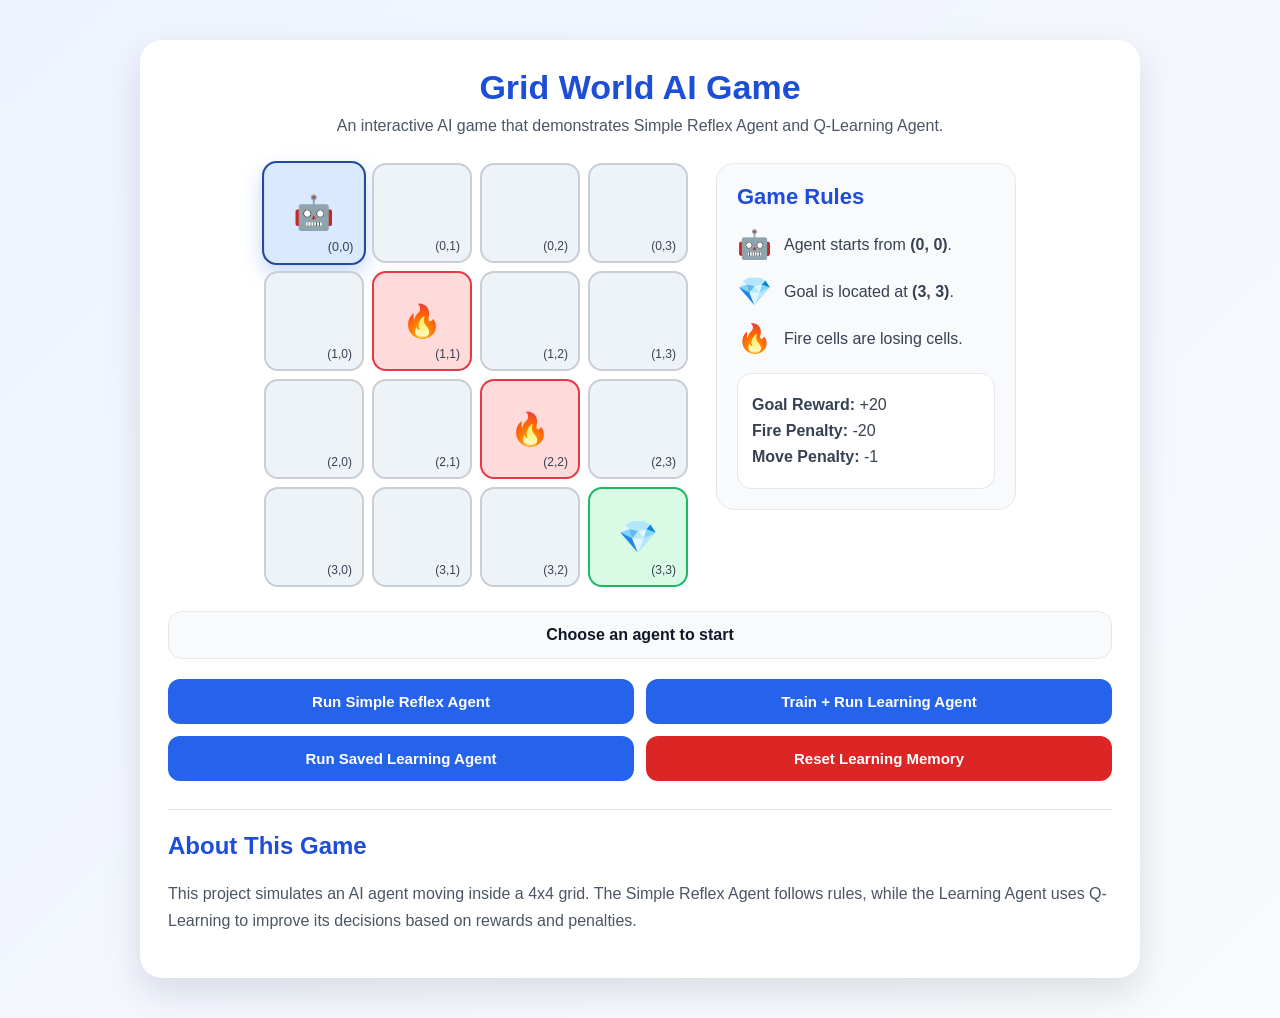
<file: grid_world_game/index.html>
<!DOCTYPE html>
<html lang="en">
<head>
  <meta charset="UTF-8" />
  <meta name="viewport" content="width=device-width, initial-scale=1.0" />

  <title>Grid World AI Game</title>

  <link rel="stylesheet" href="style.css" />
</head>
<body>

  <main class="game-container">
    <header class="game-header">
      <h1>Grid World AI Game</h1>
      <p>
        An interactive AI game that demonstrates Simple Reflex Agent and Q-Learning Agent.
      </p>
    </header>

    <section class="game-layout">
      <div class="grid" id="grid"></div>

      <aside class="side-panel">
        <h2>Game Rules</h2>

        <div class="rule">
          <span>🤖</span>
          <p>Agent starts from <strong>(0, 0)</strong>.</p>
        </div>

        <div class="rule">
          <span>💎</span>
          <p>Goal is located at <strong>(3, 3)</strong>.</p>
        </div>

        <div class="rule">
          <span>🔥</span>
          <p>Fire cells are losing cells.</p>
        </div>

        <div class="scores">
          <p><strong>Goal Reward:</strong> +20</p>
          <p><strong>Fire Penalty:</strong> -20</p>
          <p><strong>Move Penalty:</strong> -1</p>
        </div>
      </aside>
    </section>

    <section class="status-box">
      <p id="status">Choose an agent to start</p>
    </section>

    <section class="buttons">
      <button onclick="runSimpleReflexAgent()">
        Run Simple Reflex Agent
      </button>

      <button onclick="trainAndRunLearningAgent()">
        Train + Run Learning Agent
      </button>

      <button onclick="runSavedLearningAgent()">
        Run Saved Learning Agent
      </button>

      <button onclick="resetLearningMemory()" class="danger">
        Reset Learning Memory
      </button>
    </section>

    <section class="info">
      <h2>About This Game</h2>

      <p>
        This project simulates an AI agent moving inside a 4x4 grid.
        The Simple Reflex Agent follows rules, while the Learning Agent uses Q-Learning
        to improve its decisions based on rewards and penalties.
      </p>
    </section>
  </main>

  <script src="script.js"></script>
</body>
</html>
</file>
<file: css/base.css>
/* =========================================================
   base.css
   Design tokens, reset, typography, and layout primitives.

   Load order: 1st

   Color identity:
   - Dark: Deep navy, electric blue, and cyan.
   - Light: Soft neutral surfaces and professional blue.
========================================================= */


/* =========================================================
   DESIGN TOKENS
   Default values provide the dark-theme fallback.
   Active theme values are defined in theme.css.
========================================================= */

:root {
  /* Backgrounds */
  --bg: #080D18;
  --bg-soft: #0D1524;

  /* Surfaces */
  --card: #111C2F;
  --card-2: #17253B;

  /* Borders */
  --border: rgba(148, 163, 184, 0.16);

  /* Brand colors */
  --blue: #3B82F6;
  --cyan: #38BDF8;
  --green: #22C55E;

  /* Typography */
  --text: #F1F5F9;
  --muted: #9AAAC0;
  --muted-2: #CBD5E1;

  /* Shadows */
  --shadow: 0 24px 80px rgba(0, 0, 0, 0.38);

  /* Layout */
  --radius: 24px;
  --container: 1180px;


  /* -------------------------------------------------------
     Semantic color tokens
     Used by components that require additional theme colors.
  ------------------------------------------------------- */

  --primary: #38BDF8;
  --accent: #38BDF8;

  /* Reference colors */
  --dark-bg: #080D18;
  --light-bg: #F6F8FC;
  --light-surface: #FFFFFF;
  --light-text: #111827;
  --light-muted: #526176;

  /* Interactive states */
  --focus: rgba(56, 189, 248, 0.62);

  /* Elevation */
  --shadow-soft: 0 18px 55px rgba(0, 0, 0, 0.22);
  --shadow-strong: 0 28px 90px rgba(0, 0, 0, 0.42);


  /* Border radius scale */
  --radius-sm: 14px;
  --radius-md: 20px;
  --radius-lg: 28px;

  /* Transitions */
  --duration: 0.24s;
  --ease: cubic-bezier(0.2, 0.8, 0.2, 1);
}


/* =========================================================
   THEME-AWARE SEMANTIC TOKENS
   theme.css can override these values when loaded later.
========================================================= */

body[data-theme="dark"] {
  --primary: #38BDF8;
  --focus: rgba(56, 189, 248, 0.62);

  --shadow-soft: 0 18px 55px rgba(0, 0, 0, 0.22);
  --shadow-strong: 0 28px 90px rgba(0, 0, 0, 0.42);
}

body[data-theme="light"] {
  --primary: #0284C7;
  --focus: rgba(2, 132, 199, 0.42);

  --shadow-soft: 0 18px 55px rgba(15, 23, 42, 0.06);
  --shadow-strong: 0 28px 90px rgba(15, 23, 42, 0.12);
}


/* =========================================================
   RESET
========================================================= */

* {
  box-sizing: border-box;
}


/* =========================================================
   HTML
========================================================= */

html {
  scroll-behavior: smooth;

  /* Prevent sticky navigation from covering section headings. */
  scroll-padding-top: 84px;
}


/* =========================================================
   BODY
========================================================= */

body {
  margin: 0;

  font-family:
    'Inter',
    system-ui,
    -apple-system,
    BlinkMacSystemFont,
    "Segoe UI",
    sans-serif;
  font-size: 16px;
  font-weight: 400;
  line-height: 1.65;
  -webkit-font-smoothing: antialiased;
  -moz-osx-font-smoothing: grayscale;

  color: var(--text);

  background:
    radial-gradient(
      circle at 15% 8%,
      color-mix(in srgb, var(--blue) 17%, transparent),
      transparent 34%
    ),
    radial-gradient(
      circle at 82% 14%,
      color-mix(in srgb, var(--cyan) 11%, transparent),
      transparent 31%
    ),
    linear-gradient(
      180deg,
      var(--bg) 0%,
      var(--bg-soft) 48%,
      var(--bg) 100%
    );

  min-height: 100vh;
  overflow-x: hidden;
}


/* =========================================================
   GLOBAL ELEMENTS
========================================================= */

a {
  color: inherit;
  text-decoration: none;
}

img {
  display: block;
  max-width: 100%;
}


/* =========================================================
   PAGE TEXTURE
   A subtle grid adds depth without competing with content.
========================================================= */

.page-noise {
  position: fixed;
  inset: 0;

  pointer-events: none;

  opacity: 0.28;

  background-image:
    linear-gradient(
      color-mix(in srgb, var(--text) 5%, transparent) 1px,
      transparent 1px
    ),
    linear-gradient(
      90deg,
      color-mix(in srgb, var(--text) 5%, transparent) 1px,
      transparent 1px
    );

  background-size: 34px 34px;

  mask-image: linear-gradient(
    to bottom,
    #000,
    transparent 80%
  );
}


/* =========================================================
   LAYOUT PRIMITIVES
========================================================= */

.container {
  width: min(var(--container), calc(100% - 40px));
  margin: 0 auto;
}

.section-padding {
  padding: 86px 0;
}


/* =========================================================
   TYPOGRAPHY
========================================================= */

h1,
h2,
h3 {
  font-family: 'Space Grotesk', 'Inter', sans-serif;
  margin: 0;
  letter-spacing: -0.035em;
  text-wrap: balance;
}

h1 {
  font-size: clamp(2.5rem, 5.2vw, 4.4rem);
  line-height: 1.06;
  margin: 24px 0 18px;
}

h1 span {
  display: block;
  color: var(--cyan);
}

h2 {
  font-size: clamp(1.85rem, 3.4vw, 2.85rem);
  line-height: 1.14;
}

h3 {
  font-size: 1.18rem;
  line-height: 1.35;
}

p {
  color: var(--muted-2);
  line-height: 1.68;
}


/* =========================================================
   AMBIENT LIGHTING
   Use the active brand colors instead of fixed RGB values.
========================================================= */

body::before,
body::after {
  content: '';

  position: fixed;

  pointer-events: none;
  border-radius: 999px;

  filter: blur(42px);

  opacity: 0.28;
  z-index: -1;
}

body::before {
  width: 360px;
  height: 360px;

  left: -130px;
  top: 28%;

  background: color-mix(
    in srgb,
    var(--blue) 30%,
    transparent
  );
}

body::after {
  width: 420px;
  height: 420px;

  right: -170px;
  bottom: 10%;

  background: color-mix(
    in srgb,
    var(--cyan) 22%,
    transparent
  );
}


/* =========================================================
   LIGHT THEME — AMBIENT ADJUSTMENTS
   Keep the lighting subtle on brighter backgrounds.
========================================================= */

body[data-theme="light"]::before,
body[data-theme="light"]::after {
  opacity: 0.12;
}

body[data-theme="light"] .page-noise {
  opacity: 0.22;
}


/* =========================================================
   RESPONSIVE
========================================================= */

@media (max-width: 980px) {
  .section-padding {
    padding: 74px 0;
  }
}

@media (max-width: 760px) {
  .container {
    width: min(100% - 28px, var(--container));
  }

  h1 {
    font-size: clamp(2.15rem, 9vw, 3.15rem);
  }

  h2 {
    font-size: clamp(1.65rem, 6.2vw, 2.3rem);
    line-height: 1.2;
  }
}

@media (max-width: 390px) {
  .container {
    width: min(100% - 22px, var(--container));
  }
}
</file>
<file: css/components.css>
/* =========================================================
   components.css
   Shared components: buttons, chips, cards, and headings.

   Load order: 2nd

   Theme-aware styling:
   - Deep navy surfaces in dark mode.
   - Neutral surfaces in light mode.
   - Blue and cyan interactive accents.
========================================================= */


/* =========================================================
   SECTION LABELS
========================================================= */

.eyebrow,
.section-kicker {
  color: var(--cyan);
  font-weight: 700;
  letter-spacing: 0.02em;
  font-size: 0.9rem;
}


/* =========================================================
   ACTION ROWS
========================================================= */

.hero-actions,
.project-actions,
.contact-actions {
  display: flex;
  flex-wrap: wrap;
  gap: 12px;
  align-items: center;
}


/* =========================================================
   BUTTONS — BASE
========================================================= */

.btn {
  display: inline-flex;
  align-items: center;
  justify-content: center;

  min-height: 46px;
  padding: 0 18px;

  border: 1px solid transparent;
  border-radius: 14px;

  font: inherit;
  font-weight: 800;
  line-height: 1;

  cursor: pointer;
  appearance: none;
  -webkit-appearance: none;

  position: relative;
  overflow: hidden;
  isolation: isolate;

  transition:
    transform 0.18s ease,
    border-color 0.18s ease,
    background 0.18s ease,
    color 0.18s ease,
    box-shadow 0.18s ease;
}

.btn:hover {
  transform: translateY(-2px);
}

.btn:focus-visible {
  outline: 2px solid var(--focus);
  outline-offset: 4px;
}

.btn-icon {
  width: 1rem;
  height: 1rem;
  flex: 0 0 auto;
  stroke-width: 2.2;
}

.btn-small .btn-icon {
  width: 0.92rem;
  height: 0.92rem;
}

.btn svg {
  margin-right: 7px;
}

.btn-disabled svg {
  opacity: 0.8;
}


/* =========================================================
   PRIMARY BUTTON
========================================================= */

.btn-primary {
  background: linear-gradient(
    135deg,
    var(--blue),
    var(--cyan)
  );

  color: #FFFFFF;

  box-shadow: 0 12px 30px color-mix(
    in srgb,
    var(--blue) 22%,
    transparent
  );
}

.btn-primary:hover {
  box-shadow: 0 16px 38px color-mix(
    in srgb,
    var(--blue) 30%,
    transparent
  );
}

.btn-primary::before {
  content: '';

  position: absolute;
  inset: 0;

  border-radius: inherit;

  background: linear-gradient(
    120deg,
    transparent 0%,
    rgba(255, 255, 255, 0.22) 45%,
    transparent 72%
  );

  transform: translateX(-120%);
  transition: transform 0.55s ease;

  z-index: -1;
}

.btn-primary:hover::before {
  transform: translateX(120%);
}


/* =========================================================
   SECONDARY BUTTON
========================================================= */

.btn-secondary {
  border: 1px solid var(--border);

  background: var(--card-2);

  color: var(--text);
}

.btn-secondary:hover {
  border-color: color-mix(
    in srgb,
    var(--cyan) 42%,
    var(--border)
  );

  background: color-mix(
    in srgb,
    var(--cyan) 7%,
    var(--card-2)
  );
}


/* =========================================================
   SMALL BUTTONS
========================================================= */

.btn-small {
  min-height: 39px;
  padding: 0 14px;

  border-radius: 11px;
  font-size: 0.88rem;
}


/* =========================================================
   CHIPS AND TAG LISTS
========================================================= */

.hero-meta,
.chip-list,
.tech-list,
.quality-list {
  display: flex;
  gap: 8px;
  flex-wrap: wrap;
}

.hero-meta span,
.tech-list span,
.project-chip,
.build-card span,
.quality-list span,
.skill-chip {
  border: 1px solid var(--border);

  color: var(--muted-2);

  background: color-mix(
    in srgb,
    var(--card-2) 82%,
    transparent
  );

  border-radius: 999px;
  padding: 7px 10px;

  font-size: 0.8rem;
  line-height: 1.35;
}


/* =========================================================
   SECTION HEADINGS
========================================================= */

.section-heading p:last-child {
  max-width: 720px;
  margin: 14px auto 0;
}

.centered {
  text-align: center;
  max-width: 820px;
  margin: 0 auto 48px;
}


/* =========================================================
   SHARED CARD SURFACES
========================================================= */

.about-card,
.contact-card,
.timeline,
.skill-card,
.project-card,
.build-card,
.quality-card,
.education-card,
.ai-project-card {
  border: 1px solid var(--border);

  background: linear-gradient(
    145deg,
    color-mix(in srgb, var(--card) 96%, transparent),
    color-mix(in srgb, var(--card-2) 82%, transparent)
  );

  border-radius: var(--radius);

  box-shadow: var(--shadow-soft);
}


/* =========================================================
   SHARED CARD HOVER
========================================================= */

.project-card:hover,
.skill-card:hover,
.timeline-item:hover,
.build-card:hover,
.ai-project-card:hover,
.quality-card:hover,
.education-card:hover {
  transform: translateY(-4px);

  border-color: color-mix(
    in srgb,
    var(--cyan) 38%,
    var(--border)
  );

  box-shadow: var(--shadow);
}


/* =========================================================
   TECH LISTS
========================================================= */

.tech-list {
  margin: 18px 0;
}

.tech-list span {
  font-size: 0.76rem;
}


/* =========================================================
   DISABLED BUTTON STATES
========================================================= */

.btn-disabled,
.btn[aria-disabled="true"] {
  cursor: not-allowed;
  opacity: 0.72;
  pointer-events: none;

  border: 1px solid var(--border);

  background: var(--card-2);

  color: var(--muted-2);
}

.btn[disabled] {
  cursor: not-allowed;
  opacity: 0.76;
  transform: none;
}


/* =========================================================
   CHIP HOVER
========================================================= */

.skill-chip,
.project-chip,
.tech-list span,
.hero-meta span,
.quality-list span,
.about-highlights span {
  transition:
    transform 0.18s ease,
    border-color 0.18s ease,
    background 0.18s ease,
    color 0.18s ease;
}

.skill-chip:hover,
.project-chip:hover,
.tech-list span:hover,
.hero-meta span:hover,
.quality-list span:hover,
.about-highlights span:hover {
  transform: translateY(-2px);

  border-color: color-mix(
    in srgb,
    var(--cyan) 45%,
    var(--border)
  );

  background: color-mix(
    in srgb,
    var(--cyan) 10%,
    var(--card-2)
  );

  color: var(--text);
}


/* =========================================================
   TESTIMONIAL CARD
   Currently not used in index.html.
========================================================= */

.testimonial-card {
  max-width: 780px;
  margin: 0 auto;

  position: relative;
  padding: 32px;

  border: 1px solid var(--border);
  border-radius: var(--radius);

  background: linear-gradient(
    145deg,
    color-mix(in srgb, var(--card) 96%, transparent),
    color-mix(in srgb, var(--card-2) 82%, transparent)
  );

  box-shadow: var(--shadow);
  overflow: hidden;
}

.testimonial-mark {
  position: absolute;

  right: 24px;
  top: -18px;

  color: color-mix(
    in srgb,
    var(--cyan) 24%,
    transparent
  );

  font-size: 7rem;
  font-family: Georgia, serif;
  line-height: 1;
}

.testimonial-card p {
  position: relative;

  margin: 0 0 14px;

  color: var(--text);
  font-size: 1.05rem;
  line-height: 1.65;
  font-weight: 700;
}

.testimonial-card span {
  color: var(--muted);
  font-weight: 700;
}
</file>
<file: css/header.css>
/* =========================================================
   header.css
   Premium responsive header and navigation.
   
   Features:
   - Refined glassmorphism
   - Smooth navigation interactions
   - Clear active-link indicator
   - Premium CV button
   - Theme-aware styling
   - Responsive mobile navigation
   - Keyboard accessibility
========================================================= */


/* =========================================================
   SITE HEADER
========================================================= */

.site-header {
  position: sticky;
  top: 0;
  z-index: 100;
  isolation: isolate;

  background: color-mix(
    in srgb,
    var(--bg) 82%,
    transparent
  );

  border-bottom: 1px solid color-mix(
    in srgb,
    var(--border) 85%,
    transparent
  );

  backdrop-filter: blur(18px) saturate(150%);
  -webkit-backdrop-filter: blur(18px) saturate(150%);

  transition:
    background-color var(--duration) var(--ease),
    border-color var(--duration) var(--ease),
    box-shadow var(--duration) var(--ease);
}


/* =========================================================
   NAVBAR LAYOUT
========================================================= */

.navbar {
  min-height: 76px;

  display: flex;
  align-items: center;
  justify-content: space-between;

  gap: 24px;
}


/* =========================================================
   BRAND
========================================================= */

.brand {
  display: inline-flex;
  align-items: center;
  gap: 9px;

  flex-shrink: 0;

  color: var(--text);
  font-weight: 800;
  letter-spacing: -0.04em;
  text-decoration: none;

  transition:
    color var(--duration) var(--ease),
    opacity var(--duration) var(--ease);
}

.brand:hover {
  opacity: 0.9;
}

.brand-mark {
  color: var(--cyan);
  font-weight: 900;

  transition:
    color var(--duration) var(--ease);
}


/* =========================================================
   NAVIGATION LINKS
========================================================= */

.nav-links {
  display: flex;
  align-items: center;
  gap: 4px;

  color: var(--muted-2);
  font-size: 0.9rem;
  font-weight: 600;
}

.nav-links a {
  position: relative;

  display: inline-flex;
  align-items: center;
  justify-content: center;

  padding: 10px 12px;
  border-radius: 10px;

  color: inherit;
  text-decoration: none;
  white-space: nowrap;

  transition:
    color 180ms ease,
    background-color 180ms ease;
}


/* Hover state */

.nav-links a:not(.nav-cv):hover {
  color: var(--cyan);

  background: color-mix(
    in srgb,
    var(--cyan) 7%,
    transparent
  );
}


/* Active-link indicator */

.nav-links a:not(.nav-cv)::after {
  content: "";

  position: absolute;
  left: 12px;
  right: 12px;
  bottom: 4px;

  height: 2px;
  border-radius: 999px;

  background: linear-gradient(
    90deg,
    var(--blue),
    var(--cyan)
  );

  transform: scaleX(0);
  transform-origin: center;

  transition: transform 200ms ease;
}

.nav-links a:not(.nav-cv):hover::after,
.nav-links a:not(.nav-cv).active::after {
  transform: scaleX(1);
}


/* Active link */

.nav-links a.active {
  color: var(--cyan);

  background: color-mix(
    in srgb,
    var(--cyan) 6%,
    transparent
  );
}


/* =========================================================
   CV BUTTON
========================================================= */

.nav-cv {
  display: inline-flex;
  align-items: center;
  justify-content: center;

  margin-left: 8px;
  padding: 10px 17px;

  border: 1px solid color-mix(
    in srgb,
    var(--cyan) 25%,
    transparent
  );

  border-radius: 999px;

  background: linear-gradient(
    135deg,
    var(--blue),
    var(--cyan)
  );

  color: #FFFFFF !important;

  font-size: 0.88rem;
  font-weight: 700;
  white-space: nowrap;

  box-shadow:
    0 4px 14px color-mix(
      in srgb,
      var(--blue) 17%,
      transparent
    );

  transition:
    transform 180ms ease,
    box-shadow 180ms ease,
    filter 180ms ease;
}

.nav-cv:hover {
  transform: translateY(-2px);

  filter: brightness(1.06);

  box-shadow:
    0 8px 22px color-mix(
      in srgb,
      var(--blue) 26%,
      transparent
    );
}

.nav-cv:active {
  transform: translateY(0);
}

/* The CV button does not use the navigation underline. */

.nav-links .nav-cv::after {
  display: none;
}


/* =========================================================
   THEME TOGGLE
========================================================= */

.theme-toggle {
  display: inline-grid;
  place-items: center;

  width: 42px;
  height: 42px;
  flex: 0 0 auto;

  padding: 0;

  border: 1px solid var(--border);
  border-radius: 50%;

  background: var(--card-2);
  color: var(--text);

  cursor: pointer;

  transition:
    transform 180ms ease,
    background-color var(--duration) var(--ease),
    border-color 180ms ease,
    color var(--duration) var(--ease),
    box-shadow 180ms ease;
}

.theme-toggle:hover {
  transform: translateY(-2px);

  border-color: color-mix(
    in srgb,
    var(--cyan) 45%,
    var(--border)
  );

  box-shadow:
    0 5px 16px color-mix(
      in srgb,
      var(--cyan) 9%,
      transparent
    );
}

.theme-toggle:active {
  transform: scale(0.96);
}

.theme-toggle__icon {
  display: inline-block;

  font-size: 1.05rem;
  line-height: 1;

  transition: transform 220ms ease;
}

.theme-toggle:hover .theme-toggle__icon {
  transform: rotate(-12deg);
}


/* =========================================================
   MOBILE MENU TOGGLE
========================================================= */

.menu-toggle {
  display: none;
  place-items: center;

  width: 42px;
  height: 42px;
  flex: 0 0 auto;

  padding: 0;

  border: 1px solid var(--border);
  border-radius: 12px;

  background: var(--card-2);
  color: var(--text);

  cursor: pointer;

  transition:
    background-color var(--duration) var(--ease),
    border-color 180ms ease,
    transform 180ms ease;
}

.menu-toggle:hover {
  border-color: color-mix(
    in srgb,
    var(--cyan) 40%,
    var(--border)
  );

  background: color-mix(
    in srgb,
    var(--cyan) 5%,
    var(--card-2)
  );
}

.menu-toggle:active {
  transform: scale(0.96);
}

.menu-toggle span {
  display: block;

  width: 18px;
  height: 2px;

  margin: 3px auto;

  border-radius: 999px;
  background: var(--text);

  transition:
    transform 180ms ease,
    opacity 180ms ease;
}


/* Optional hamburger animation when aria-expanded is updated. */

.menu-toggle[aria-expanded="true"] span:first-child {
  transform: translateY(5px) rotate(45deg);
}

.menu-toggle[aria-expanded="true"] span:nth-child(2) {
  opacity: 0;
}

.menu-toggle[aria-expanded="true"] span:last-child {
  transform: translateY(-5px) rotate(-45deg);
}


/* =========================================================
   KEYBOARD ACCESSIBILITY
========================================================= */

.nav-links a:focus-visible,
.theme-toggle:focus-visible,
.menu-toggle:focus-visible,
.brand:focus-visible {
  outline: 2px solid var(--focus);
  outline-offset: 4px;
}


/* =========================================================
   LIGHT THEME
========================================================= */

body[data-theme="light"] .site-header {
  background: rgba(255, 255, 255, 0.86);

  border-bottom-color: rgba(30, 64, 175, 0.10);

  box-shadow:
    0 4px 24px rgba(15, 23, 42, 0.035);
}

body[data-theme="light"] .brand {
  color: var(--text);
}

body[data-theme="light"] .nav-links {
  color: var(--muted);
}

body[data-theme="light"] .nav-links a:not(.nav-cv):hover,
body[data-theme="light"] .nav-links a.active {
  color: var(--accent);
}

body[data-theme="light"] .nav-links a:not(.nav-cv):hover {
  background: rgba(2, 132, 199, 0.06);
}

body[data-theme="light"] .nav-links a.active {
  background: rgba(2, 132, 199, 0.07);
}

body[data-theme="light"] .theme-toggle,
body[data-theme="light"] .menu-toggle {
  background: rgba(255, 255, 255, 0.92);

  border-color: rgba(30, 64, 175, 0.14);

  color: var(--text);
}

body[data-theme="light"] .theme-toggle:hover,
body[data-theme="light"] .menu-toggle:hover {
  background: #FFFFFF;

  border-color: color-mix(
    in srgb,
    var(--accent) 40%,
    var(--border)
  );
}

body[data-theme="light"] .theme-toggle:hover {
  box-shadow:
    0 5px 16px rgba(30, 64, 175, 0.08);
}


/* =========================================================
   RESPONSIVE — TABLET
========================================================= */

@media (max-width: 980px) {
  .navbar {
    gap: 14px;
  }

  .nav-links {
    gap: 2px;
    font-size: 0.86rem;
  }

  .nav-links a {
    padding: 9px 9px;
  }

  .nav-links a:not(.nav-cv)::after {
    left: 9px;
    right: 9px;
  }

  .nav-cv {
    margin-left: 4px;
    padding: 9px 13px;
  }
}


/* =========================================================
   RESPONSIVE — MOBILE NAVIGATION
========================================================= */

@keyframes navDropIn {
  from {
    opacity: 0;
    transform: translateY(-7px);
  }

  to {
    opacity: 1;
    transform: translateY(0);
  }
}

@media (max-width: 760px) {
  .navbar {
    min-height: 72px;
    gap: 10px;
  }

  .brand {
    flex: 1;
    min-width: 0;
  }

  .theme-toggle,
  .menu-toggle {
    width: 42px;
    height: 42px;
  }

  .menu-toggle {
    display: block;
  }


  /* Dropdown panel */

  .nav-links {
    position: absolute;
    top: calc(100% + 10px);
    left: 14px;
    right: 14px;

    display: none;
    flex-direction: column;
    align-items: stretch;
    gap: 4px;

    padding: 10px;

    border: 1px solid var(--border);
    border-radius: 18px;

    background: color-mix(
      in srgb,
      var(--card) 96%,
      transparent
    );

    box-shadow: var(--shadow);

    backdrop-filter: blur(20px);
    -webkit-backdrop-filter: blur(20px);

    color: var(--text);
  }

  .nav-links.open {
    display: flex;
    animation: navDropIn 180ms ease both;
  }


  /* Larger touch targets */

  .nav-links a {
    display: flex;
    justify-content: flex-start;

    width: 100%;
    min-height: 46px;

    padding: 12px 14px;

    border-radius: 12px;

    font-size: 0.94rem;
  }


  /* No underline inside the mobile dropdown */

  .nav-links a:not(.nav-cv)::after {
    display: none;
  }


  /* Mobile hover and active states */

  .nav-links a:not(.nav-cv):hover {
    background: color-mix(
      in srgb,
      var(--cyan) 8%,
      var(--card)
    );
  }

  .nav-links a.active {
    color: var(--cyan);

    background: color-mix(
      in srgb,
      var(--cyan) 9%,
      var(--card)
    );
  }


  /* CV button */

  .nav-links .nav-cv {
    justify-content: center;

    width: 100%;

    margin: 6px 0 0;
    padding: 12px 16px;

    border-radius: 12px;
  }
}


/* =========================================================
   LIGHT THEME — MOBILE MENU
========================================================= */

@media (max-width: 760px) {
  body[data-theme="light"] .nav-links {
    background: rgba(255, 255, 255, 0.97);

    border-color: rgba(30, 64, 175, 0.12);

    box-shadow:
      0 20px 55px rgba(15, 23, 42, 0.12);
  }

  body[data-theme="light"] .nav-links a:not(.nav-cv):hover {
    background: rgba(2, 132, 199, 0.06);
  }

  body[data-theme="light"] .nav-links a.active {
    color: var(--accent);
    background: rgba(2, 132, 199, 0.08);
  }
}


/* =========================================================
   SMALL MOBILE SCREENS
========================================================= */

@media (max-width: 380px) {
  .navbar {
    gap: 8px;
  }

  .brand {
    gap: 6px;
    font-size: 0.95rem;
  }

  .theme-toggle,
  .menu-toggle {
    width: 39px;
    height: 39px;
  }

  .nav-links {
    left: 10px;
    right: 10px;
  }
}


/* =========================================================
   REDUCED MOTION
========================================================= */

@media (prefers-reduced-motion: reduce) {
  .site-header,
  .brand,
  .brand-mark,
  .nav-links a,
  .nav-links a::after,
  .nav-cv,
  .theme-toggle,
  .theme-toggle__icon,
  .menu-toggle,
  .menu-toggle span {
    animation: none !important;
    transition: none !important;
  }

  .nav-links.open {
    animation: none;
  }
}
</file>
<file: css/hero.css>
/* =========================================================
   hero.css
   Hero section, typewriter, profile frame, and phone mockups.

   Visual identity:
   - Dark: Deep navy with subtle blue/cyan ambient lighting.
   - Light: Clean surfaces with restrained blue highlights.

   Colors are driven by the theme variables.
========================================================= */


/* =========================================================
   HERO LAYOUT
========================================================= */

.hero {
  position: relative;
  overflow: hidden;
  padding-top: 104px;
  background:
    radial-gradient(
      circle at 18% 20%,
      color-mix(in srgb, var(--cyan) 12%, transparent),
      transparent 30%
    ),
    radial-gradient(
      circle at 86% 10%,
      color-mix(in srgb, var(--blue) 12%, transparent),
      transparent 28%
    ),
    linear-gradient(
      135deg,
      color-mix(in srgb, var(--cyan) 4%, transparent),
      transparent 42%
    );
}

.hero-grid {
  display: grid;
  grid-template-columns: 1.02fr 0.98fr;
  gap: 62px;
  align-items: center;
}


/* =========================================================
   AMBIENT BACKGROUND
========================================================= */

.hero::before {
  content: '';
  position: absolute;
  inset: -30%;
  background:
    linear-gradient(
      115deg,
      transparent 0 34%,
      color-mix(in srgb, var(--cyan) 7%, transparent) 45%,
      transparent 56%
    ),
    radial-gradient(
      circle at 30% 35%,
      color-mix(in srgb, var(--cyan) 10%, transparent),
      transparent 12%
    ),
    radial-gradient(
      circle at 68% 52%,
      color-mix(in srgb, var(--blue) 10%, transparent),
      transparent 14%
    );
  animation: meshMove 14s ease-in-out infinite alternate;
  pointer-events: none;
}

.hero > .container {
  position: relative;
}


/* =========================================================
   EYEBROW / STATUS
========================================================= */

.eyebrow {
  display: inline-flex;
  gap: 10px;
  align-items: center;
  border: 1px solid var(--border);
  background: color-mix(
    in srgb,
    var(--card-2) 82%,
    transparent
  );
  padding: 9px 14px;
  border-radius: 999px;
  color: var(--muted-2);
}

.status-dot {
  width: 8px;
  height: 8px;
  flex: 0 0 auto;
  border-radius: 50%;
  background: var(--green);
  box-shadow: 0 0 0 6px rgba(34, 197, 94, 0.12);
}


/* =========================================================
   HERO TYPOGRAPHY
========================================================= */

.hero-subtitle {
  font-size: 1.08rem;
  line-height: 1.7;
  color: var(--text);
  max-width: 690px;
  font-weight: 600;
}

.hero-copy {
  max-width: 660px;
  color: var(--muted);
}

.hero-title-line {
  color: var(--text);
  font-size: clamp(1.95rem, 4.2vw, 3.55rem);
  line-height: 1.12;
  margin-top: 8px;
}


/* =========================================================
   TYPEWRITER ROLE
========================================================= */

h1 .typewriter-role {
  display: inline-block;
  color: var(--primary);
  min-height: 1.05em;
  white-space: nowrap;
  font-size: clamp(1.45rem, 2.7vw, 2.2rem);
  line-height: 1.3;
}

h1 .typewriter-role::after {
  content: '';
  display: inline-block;
  width: 0.08em;
  height: 0.82em;
  margin-left: 0.1em;
  background: currentColor;
  vertical-align: -0.08em;
  animation: caretBlink 0.9s steps(1) infinite;
}


/* =========================================================
   HERO ACTIONS & SOCIAL LINKS
========================================================= */

.hero-meta {
  margin: 24px 0;
}

.social-row {
  display: flex;
  gap: 18px;
  color: var(--muted);
  font-weight: 700;
  font-size: 0.92rem;
}

.social-row a {
  transition: color 0.2s ease;
}

.social-row a:hover {
  color: var(--cyan);
}


/* =========================================================
   HERO STATISTICS
========================================================= */

.hero-stats {
  display: grid;
  grid-template-columns: repeat(4, 1fr);
  gap: 12px;
  margin: 26px 0;
}

.hero-stat {
  border: 1px solid var(--border);
  background: color-mix(
    in srgb,
    var(--card-2) 86%,
    transparent
  );
  border-radius: 18px;
  padding: 15px;
  transition:
    border-color 0.22s ease,
    background 0.22s ease;
}

.hero-stat:hover {
  border-color: color-mix(
    in srgb,
    var(--cyan) 35%,
    var(--border)
  );
}

.hero-stat strong {
  display: block;
  color: var(--cyan);
  font-size: 1.22rem;
  margin-bottom: 5px;
}

.hero-stat span {
  display: block;
  color: var(--muted);
  font-size: 0.85rem;
  line-height: 1.45;
}


/* =========================================================
   HERO VISUAL
========================================================= */

.hero-visual {
  position: relative;
  min-height: 540px;
  display: grid;
  place-items: center;
  align-content: center;
  gap: 18px;
}


/* =========================================================
   AMBIENT GLOWS
========================================================= */

.glow {
  position: absolute;
  border-radius: 999px;
  filter: blur(16px);
  opacity: 0.65;
  pointer-events: none;
}

.glow-one {
  width: 340px;
  height: 340px;
  background: color-mix(
    in srgb,
    var(--blue) 20%,
    transparent
  );
}

.glow-two {
  width: 220px;
  height: 220px;
  background: color-mix(
    in srgb,
    var(--cyan) 15%,
    transparent
  );
  right: 32px;
  top: 80px;
}


/* =========================================================
   PHONE MOCKUPS
   Portrait proportions and staggered composition.

   Main:
   - News App
   - Centered
   - Largest device

   Side devices:
   - Shopino on the left
   - Masiter on the right
   - Smaller, slightly rotated, and vertically staggered
========================================================= */

.mockup-stack {
  position: relative;
  isolation: isolate;
  width: min(100%, 560px);
  height: 520px;
  margin-inline: auto;
}

/* Shared phone frame */

.phone-card {
  position: absolute;
  box-sizing: border-box;
  overflow: hidden;

  /*
    Keep a realistic portrait-screen ratio.
    The height is calculated from the width.
  */
  aspect-ratio: 9 / 19;
  height: auto;

  padding: 6px;

  border: 1px solid color-mix(
    in srgb,
    var(--border) 75%,
    var(--text) 12%
  );

  border-radius: 32px;

  background: var(--card-2);

  box-shadow:
    0 24px 58px rgba(2, 6, 23, 0.25),
    var(--shadow);
}

/* Actual application screenshot */

.phone-card img {
  display: block;
  width: 100%;
  height: 100%;

  object-fit: cover;
  object-position: center;

  border-radius: 25px;
}

/* Subtle speaker / camera area */

.phone-card::before {
  content: '';
  position: absolute;

  top: 10px;
  left: 50%;

  width: 28%;
  max-width: 54px;
  min-width: 26px;
  height: 7px;

  transform: translateX(-50%);

  border: 1px solid color-mix(
    in srgb,
    var(--border) 70%,
    var(--text) 15%
  );

  border-radius: 999px;
  background: var(--bg);

  opacity: 0.85;
  pointer-events: none;
  z-index: 2;
}

/* Main phone: News App */

.main-phone {
  top: 12px;
  left: 50%;
  right: auto;
  bottom: auto;

  width: 40%;
  height: auto;
  aspect-ratio: 9 / 19;

  transform: translateX(-50%);

  z-index: 3;

  animation: premiumFloat 6s ease-in-out infinite;
}

/* Secondary phones */

.phone-card-small {
  width: 29%;
  height: auto;
  aspect-ratio: 9 / 19;

  opacity: 0.98;
}

/* Shopino: left side, lower than the main phone */

.phone-card-small.left {
  top: 72px;
  left: 1.5%;
  right: auto;

  z-index: 1;

  transform: rotate(-7deg);
}

/* Masiter: right side, slightly higher than Shopino */

.phone-card-small.right {
  top: 112px;
  right: 1.5%;
  left: auto;

  z-index: 2;

  transform: rotate(7deg);
}


/* =========================================================
   VISUAL INFORMATION CARD
========================================================= */

.visual-card {
  position: absolute;
  left: 24px;
  bottom: 18px;

  width: 300px;
  padding: 18px;

  border: 1px solid var(--border);
  border-radius: 18px;

  background: color-mix(
    in srgb,
    var(--card) 90%,
    transparent
  );

  backdrop-filter: blur(16px);
  -webkit-backdrop-filter: blur(16px);

  box-shadow: var(--shadow);
  z-index: 5;
}

.visual-card strong {
  display: block;
  margin-bottom: 6px;
  color: var(--text);
}

.visual-card span {
  color: var(--muted);
  font-size: 0.92rem;
  line-height: 1.55;
}


/* =========================================================
   PROFILE FRAME
========================================================= */

.hero-profile-frame {
  position: relative;
  width: 210px;
  height: 210px;
  padding: 6px;

  border-radius: 50%;

  background: conic-gradient(
    from var(--spin-angle, 0deg),
    var(--primary),
    var(--accent),
    var(--cyan),
    var(--primary)
  );

  box-shadow:
    0 0 36px color-mix(
      in srgb,
      var(--primary) 18%,
      transparent
    ),
    var(--shadow);

  animation: spinGlow 6s linear infinite;
  z-index: 8;
}

.hero-profile-frame::before {
  content: '';
  position: absolute;
  inset: -8px;

  border-radius: 50%;
  background: inherit;

  filter: blur(16px);
  opacity: 0.32;
  z-index: -1;
}

.hero-profile-frame img {
  width: 100%;
  height: 100%;

  border-radius: 50%;
  object-fit: cover;
  object-position: center top;

  border: 4px solid var(--bg);
}


/* =========================================================
   OPEN FOR WORK BADGE
========================================================= */

.open-work-badge {
  position: absolute;
  right: -34px;
  bottom: 22px;

  padding: 9px 12px;

  border: 1px solid color-mix(
    in srgb,
    var(--cyan) 35%,
    var(--border)
  );

  border-radius: 999px;

  background: color-mix(
    in srgb,
    var(--card) 94%,
    transparent
  );

  color: var(--text);
  font-size: 0.82rem;
  font-weight: 900;

  box-shadow: var(--shadow-soft);
  white-space: nowrap;
}


/* =========================================================
   ENTRANCE ANIMATIONS
========================================================= */

.hero-content .eyebrow,
.hero-content h1,
.hero-subtitle,
.hero-actions,
.hero-stats,
.hero-meta,
.social-row,
.hero-visual {
  animation: heroFadeUp 0.75s ease both;
}

.hero-content h1 {
  animation-delay: 0.08s;
}

.hero-subtitle {
  animation-delay: 0.16s;
}

.hero-actions {
  animation-delay: 0.24s;
}

.hero-stats {
  animation-delay: 0.32s;
}

.hero-meta {
  animation-delay: 0.4s;
}

.social-row {
  animation-delay: 0.48s;
}

.hero-visual {
  animation-delay: 0.18s;
}


/* =========================================================
   KEYFRAMES
========================================================= */

@keyframes heroFadeUp {
  from {
    opacity: 0;
    transform: translateY(18px);
  }

  to {
    opacity: 1;
    transform: translateY(0);
  }
}

/*
  Keep the main device centered while it floats.
  Including translateX(-50%) prevents the animation from
  overriding the horizontal centering transform.
*/

@keyframes premiumFloat {
  0%,
  100% {
    transform: translate(-50%, 0);
  }

  50% {
    transform: translate(-50%, -8px);
  }
}

@keyframes meshMove {
  from {
    transform: translate3d(-2%, -1%, 0) rotate(0deg);
  }

  to {
    transform: translate3d(2%, 2%, 0) rotate(4deg);
  }
}

@keyframes caretBlink {
  50% {
    opacity: 0;
  }
}

@keyframes spinGlow {
  to {
    --spin-angle: 360deg;
  }
}


/* =========================================================
   ANIMATED CONIC GRADIENT
========================================================= */

@property --spin-angle {
  syntax: '<angle>';
  inherits: false;
  initial-value: 0deg;
}


/* =========================================================
   LIGHT THEME
   Keep decorative lighting subtle on bright backgrounds.
========================================================= */

body[data-theme="light"] .hero {
  background:
    radial-gradient(
      circle at 18% 20%,
      color-mix(in srgb, var(--cyan) 7%, transparent),
      transparent 30%
    ),
    radial-gradient(
      circle at 86% 10%,
      color-mix(in srgb, var(--blue) 6%, transparent),
      transparent 28%
    ),
    linear-gradient(
      135deg,
      color-mix(in srgb, var(--cyan) 3%, transparent),
      transparent 42%
    );
}

body[data-theme="light"] .hero::before {
  opacity: 0.6;
}

body[data-theme="light"] .glow {
  opacity: 0.35;
}

body[data-theme="light"] .phone-card {
  border-color: rgba(30, 64, 175, 0.14);
  box-shadow:
    0 22px 48px rgba(15, 23, 42, 0.12),
    var(--shadow-soft);
}

body[data-theme="light"] .phone-card::before {
  border-color: rgba(15, 23, 42, 0.15);
}

body[data-theme="light"] .hero-profile-frame {
  box-shadow:
    0 0 32px color-mix(
      in srgb,
      var(--primary) 14%,
      transparent
    ),
    var(--shadow-soft);
}


/* =========================================================
   RESPONSIVE — TABLET
========================================================= */

@media (max-width: 980px) {
  .hero-grid {
    grid-template-columns: 1fr;
  }

  .hero {
    padding-top: 84px;
  }

  .hero-visual {
    min-height: 560px;
  }

  .mockup-stack {
    width: min(100%, 560px);
    height: 520px;
  }

  .hero-profile-frame {
    width: 186px;
    height: 186px;
  }
}


/* =========================================================
   RESPONSIVE — MOBILE
========================================================= */

@media (max-width: 760px) {
  .hero-subtitle {
    font-size: 1.06rem;
  }

  .hero-stats {
    grid-template-columns: 1fr;
  }

  .hero-visual {
    min-height: 430px;
  }

  .mockup-stack {
    width: min(100%, 390px);
    height: 390px;
  }

  /* Keep the main phone tall and centered. */

  .main-phone {
    top: 4px;
    left: 50%;
    right: auto;
    bottom: auto;

    width: 46%;
    height: auto;
    aspect-ratio: 9 / 19;
  }

  /* Smaller side phones remain independently visible. */

  .phone-card-small {
    width: 31%;
    height: auto;
    aspect-ratio: 9 / 19;
  }

  .phone-card-small.left {
    top: 48px;
    left: 0.5%;
    right: auto;
  }

  .phone-card-small.right {
    top: 82px;
    right: 0.5%;
    left: auto;
  }

  .phone-card {
    padding: 5px;
    border-radius: 25px;
  }

  .phone-card img {
    border-radius: 19px;
  }

  .phone-card::before {
    top: 8px;
    height: 6px;
  }

  .visual-card {
    position: relative;
    left: auto;
    bottom: auto;

    width: 100%;
    margin-top: -28px;
  }

  .hero-profile-frame {
    width: 166px;
    height: 166px;
  }

  .open-work-badge {
    right: -18px;
    bottom: 10px;

    font-size: 0.72rem;
    padding: 8px 10px;
  }

  .hero-title-line {
    font-size: clamp(1.7rem, 7vw, 2.5rem);
    line-height: 1.18;
  }
}


/* =========================================================
   RESPONSIVE — SMALL MOBILE
========================================================= */

@media (max-width: 390px) {
  .hero-actions .btn {
    width: 100%;
  }

  .social-row {
    flex-wrap: wrap;
  }

  .mockup-stack {
    width: 100%;
    height: 360px;
  }

  .main-phone {
    width: 45%;
  }

  .phone-card-small {
    width: 29%;
  }

  .phone-card-small.left {
    top: 48px;
    left: 0;
  }

  .phone-card-small.right {
    top: 78px;
    right: 0;
  }
}


/* =========================================================
   REDUCED MOTION
   Respect users who prefer fewer animations.
========================================================= */

@media (prefers-reduced-motion: reduce) {
  .hero-content .eyebrow,
  .hero-content h1,
  .hero-subtitle,
  .hero-actions,
  .hero-stats,
  .hero-meta,
  .social-row,
  .hero-visual,
  .main-phone,
  .hero-profile-frame,
  .hero::before,
  h1 .typewriter-role::after {
    animation: none;
  }

  .hero-profile-frame {
    background: linear-gradient(
      135deg,
      var(--primary),
      var(--accent),
      var(--cyan)
    );
  }

  .main-phone {
    transform: translateX(-50%);
  }
}
</file>
<file: css/about.css>
/* =========================================================
   about.css
   About section, education, statistics, and profile showcase.

   Theme-aware colors:
   - Deep navy surfaces in dark mode.
   - Clean neutral surfaces in light mode.
   - Blue and cyan accents for visual consistency.

   Theme variables are defined in theme.css.
========================================================= */


/* =========================================================
   ABOUT CARD
========================================================= */

.about-card {
  padding: 28px;
}

.about-profile {
  display: flex;
  gap: 18px;
  align-items: center;
  margin-bottom: 20px;
}

.about-profile img {
  width: 92px;
  height: 92px;
  border-radius: 24px;
  object-fit: cover;
  border: 1px solid var(--border);
  background: var(--card-2);
}

.about-profile p {
  margin: 8px 0 0;
}

.about-card p {
  margin: 0 0 12px;
}


/* =========================================================
   STATISTICS
========================================================= */

.stats-grid {
  display: grid;
  grid-template-columns: repeat(3, 1fr);
  gap: 12px;
  margin-top: 24px;
}

.stats-grid div {
  padding: 16px;
  border-radius: 18px;

  background: color-mix(
    in srgb,
    var(--card-2) 88%,
    transparent
  );

  border: 1px solid var(--border);
  transition: border-color 0.22s ease;
}

.stats-grid div:hover {
  border-color: color-mix(
    in srgb,
    var(--cyan) 35%,
    var(--border)
  );
}

.stats-grid strong {
  display: block;
  font-size: 1.4rem;
  color: var(--cyan);
  margin-bottom: 4px;
}

.stats-grid span {
  color: var(--muted);
  font-size: 0.85rem;
}


/* =========================================================
   CODE QUALITY & EDUCATION CARDS
========================================================= */

.quality-card,
.education-card {
  margin-top: 22px;
  padding: 22px;

  transition:
    transform 0.22s ease,
    border-color 0.22s ease,
    box-shadow 0.22s ease;
}

.quality-card h3,
.education-card h3 {
  margin-bottom: 14px;
}


/* =========================================================
   EDUCATION DETAILS
========================================================= */

.education-meta {
  display: grid;
  gap: 10px;
}

.education-meta div {
  padding: 14px;
  border-radius: 16px;

  background: color-mix(
    in srgb,
    var(--card-2) 88%,
    transparent
  );

  border: 1px solid var(--border);

  transition:
    background 0.22s ease,
    border-color 0.22s ease;
}

.education-meta div:hover {
  border-color: color-mix(
    in srgb,
    var(--cyan) 30%,
    var(--border)
  );
}

.education-meta strong {
  display: block;
  color: var(--cyan);
  font-size: 0.84rem;
  margin-bottom: 5px;
}

.education-meta span {
  color: var(--muted-2);
  line-height: 1.55;
}


/* =========================================================
   ABOUT SECTION — PREMIUM LAYOUT
========================================================= */

.about-layout {
  display: grid;
  grid-template-columns: minmax(0, 0.95fr) minmax(320px, 0.72fr);
  gap: 34px;
  align-items: center;
}


/* =========================================================
   ABOUT INTRO
========================================================= */

.about-intro {
  padding: 34px;

  border: 1px solid var(--border);

  background: linear-gradient(
    145deg,
    color-mix(in srgb, var(--card) 96%, transparent),
    color-mix(in srgb, var(--bg-soft) 88%, transparent)
  );

  border-radius: var(--radius);
  box-shadow: var(--shadow);

  position: relative;
  overflow: hidden;
}

.about-intro::before {
  content: '';

  position: absolute;
  width: 280px;
  height: 280px;

  border-radius: 999px;

  background: color-mix(
    in srgb,
    var(--cyan) 12%,
    transparent
  );

  filter: blur(12px);

  right: -120px;
  top: -130px;
}

.about-intro > * {
  position: relative;
}

.about-intro h2 {
  margin: 10px 0 16px;
}

.about-intro p {
  margin: 0;
  color: var(--muted-2);
  font-size: 1rem;
  line-height: 1.75;
}


/* =========================================================
   ABOUT HIGHLIGHTS
========================================================= */

.about-highlights {
  display: flex;
  flex-wrap: wrap;
  gap: 8px;
  margin-top: 24px;
}

.about-highlights span {
  border: 1px solid color-mix(
    in srgb,
    var(--cyan) 24%,
    var(--border)
  );

  background: color-mix(
    in srgb,
    var(--cyan) 8%,
    var(--card)
  );

  color: var(--muted-2);

  border-radius: 999px;
  padding: 8px 11px;

  font-size: 0.82rem;
  font-weight: 700;
}


/* =========================================================
   PROFILE SHOWCASE
========================================================= */

.about-showcase {
  display: grid;
  gap: 18px;
}


/* =========================================================
   PROFILE FRAME
========================================================= */

.profile-frame {
  position: relative;

  width: min(100%, 360px);
  justify-self: center;

  padding: 10px;
  border-radius: 34px;

  background: linear-gradient(
    135deg,
    color-mix(in srgb, var(--blue) 48%, var(--card)),
    color-mix(in srgb, var(--cyan) 25%, var(--card)),
    var(--card)
  );

  box-shadow:
    var(--shadow),
    0 0 0 1px color-mix(
      in srgb,
      var(--cyan) 20%,
      transparent
    );

  transition:
    transform 0.28s ease,
    box-shadow 0.28s ease;
}

.profile-frame::after {
  content: '';

  position: absolute;
  inset: 18px;

  border-radius: 28px;

  border: 1px solid color-mix(
    in srgb,
    var(--text) 14%,
    transparent
  );

  pointer-events: none;
}

.profile-frame:hover {
  transform: translateY(-5px);

  box-shadow:
    var(--shadow),
    0 0 36px color-mix(
      in srgb,
      var(--cyan) 16%,
      transparent
    );
}

.profile-frame img {
  width: 100%;
  aspect-ratio: 4 / 5;

  object-fit: cover;
  object-position: center top;

  border-radius: 26px;

  border: 1px solid var(--border);
  background: var(--card-2);
}


/* =========================================================
   PREMIUM ABOUT CARD
========================================================= */

.premium-about-card {
  padding: 22px;
}

.about-profile-text h3 {
  font-size: 1.25rem;
  line-height: 1.35;
  margin-bottom: 6px;
}

.about-profile-text p {
  margin: 0;
  color: var(--cyan);
  font-weight: 700;
}

.about-stats {
  margin-top: 18px;
}


/* =========================================================
   ABOUT DETAILS GRID
========================================================= */

.about-details-grid {
  grid-column: 1 / -1;

  display: grid;
  grid-template-columns: 0.9fr 1.1fr;
  gap: 22px;
}

.about-details-grid .education-card,
.about-details-grid .quality-card {
  margin-top: 0;
}


/* =========================================================
   RESPONSIVE
========================================================= */

@media (max-width: 1120px) {
  .about-layout,
  .about-details-grid {
    grid-template-columns: 1fr;
  }

  .profile-frame {
    width: min(100%, 320px);
  }
}

@media (max-width: 760px) {
  .stats-grid {
    grid-template-columns: 1fr;
  }

  .about-profile {
    align-items: flex-start;
  }

  .about-card {
    padding: 22px;
  }

  .about-intro,
  .premium-about-card {
    padding: 22px;
  }

  .about-layout {
    gap: 22px;
  }

  .profile-frame {
    width: min(100%, 290px);
    border-radius: 28px;
  }

  .profile-frame img {
    border-radius: 22px;
  }
}

@media (max-width: 390px) {
  .about-card {
    padding: 18px;
  }
}
</file>
<file: css/projects.css>
/* =========================================================
   projects.css

   Project cards, AI project card, project modal,
   and temporary Masiter project cover.

   Image presentation:
   - One landscape collage image per project card.
   - No phone frame or device bezel.
   - The same collage can be displayed in the project modal.

   Theme-aware colors:
   - Dark: Deep navy, blue, and cyan.
   - Light: Clean neutral surfaces and accessible blue accents.
========================================================= */


/* =========================================================
   PROJECTS GRID
========================================================= */

.project-grid {
  display: grid;
  grid-template-columns: repeat(3, minmax(0, 1fr));
  gap: 22px;
}


/* =========================================================
   PROJECT CARDS
========================================================= */

.project-card {
  display: flex;
  flex-direction: column;
  min-width: 0;
  min-height: 100%;
  overflow: hidden;

  transition:
    transform 0.22s ease,
    border-color 0.22s ease,
    box-shadow 0.22s ease;
}

.project-card:hover {
  transform: translateY(-5px);

  border-color: color-mix(
    in srgb,
    var(--cyan) 36%,
    var(--border)
  );

  box-shadow: var(--shadow-strong);
}

.project-card .project-content {
  display: flex;
  flex: 1;
  flex-direction: column;
  min-width: 0;
  padding: 22px;
}


/* =========================================================
   PROJECT IMAGE
   One landscape image without a phone frame.
========================================================= */

.project-image {
  position: relative;

  display: block;

  width: 100%;
  aspect-ratio: 16 / 10;
  min-height: 0;

  padding: 0;
  overflow: hidden;

  border: 0;
  border-bottom: 1px solid var(--border);
  border-radius: 0;

  background: var(--card-2);
}

.project-image img {
  display: block;

  width: 100%;
  height: 100%;

  min-height: 0;
  max-height: none;

  object-fit: cover;
  object-position: center;

  /* No phone bezel, device border, or fake device shadow. */
  padding: 0;
  border: 0;
  border-radius: 0;
  box-shadow: none;

  background: transparent;

  transform: scale(1);

  transition:
    transform 0.35s cubic-bezier(0.2, 0.8, 0.2, 1),
    opacity 0.25s ease;
}


/* =========================================================
   PROJECT IMAGE BUTTON
========================================================= */

.project-image-button {
  width: 100%;

  padding: 0;

  border: 0;

  color: inherit;
  font: inherit;
  text-align: inherit;

  cursor: pointer;
  appearance: none;
  -webkit-appearance: none;
}

.project-image-button:focus-visible {
  outline: 3px solid var(--focus);
  outline-offset: -4px;
  z-index: 2;
}

.project-image-button:focus-visible .project-image-hint {
  opacity: 1;
  transform: translateY(0);
}


/* Hover only enhances the image; it does not control whether
   the project can be opened. The image button works on touch. */

@media (hover: hover) and (pointer: fine) {
  .project-card:hover .project-image img {
    transform: scale(1.035);
  }
}


/* =========================================================
   IMAGE COUNTER
   Kept hidden for compatibility with older project markup.
   The new presentation uses one collage per project.
========================================================= */

.project-image-count {
  display: none;
}


/* =========================================================
   PROJECT IMAGE HINT
========================================================= */

.project-image-hint {
  position: absolute;

  left: 14px;
  bottom: 14px;

  z-index: 3;

  display: inline-flex;
  align-items: center;
  justify-content: center;

  padding: 8px 12px;

  border: 1px solid rgba(255, 255, 255, 0.18);
  border-radius: 999px;

  background: rgba(8, 13, 24, 0.84);
  backdrop-filter: blur(10px);
  -webkit-backdrop-filter: blur(10px);

  color: #FFFFFF;

  font-size: 0.76rem;
  font-weight: 800;

  opacity: 0;
  transform: translateY(5px);

  pointer-events: none;

  transition:
    opacity 0.2s ease,
    transform 0.2s ease;
}

@media (hover: hover) and (pointer: fine) {
  .project-image-button:hover .project-image-hint {
    opacity: 1;
    transform: translateY(0);
  }
}

body[data-theme="light"] .project-image-hint {
  background: rgba(17, 24, 39, 0.88);
  color: #FFFFFF;
}


/* =========================================================
   PROJECT CONTENT
========================================================= */

.project-topline {
  display: flex;
  flex-wrap: wrap;
  align-items: center;
  justify-content: flex-start;

  gap: 8px;
  margin-bottom: 16px;
}

.project-type {
  color: var(--accent);

  background: color-mix(
    in srgb,
    var(--cyan) 9%,
    var(--card)
  );

  border: 1px solid color-mix(
    in srgb,
    var(--cyan) 22%,
    var(--border)
  );

  border-radius: 999px;

  padding: 7px 11px;

  font-size: 0.76rem;
  font-weight: 800;
}

.project-content h3 {
  margin-bottom: 10px;
  font-size: 1.25rem;
  line-height: 1.35;
}

.project-short {
  display: -webkit-box;

  min-height: 3.1em;
  margin: 0;
  overflow: hidden;

  color: var(--text);
  font-weight: 700;
  line-height: 1.55;

  -webkit-line-clamp: 2;
  -webkit-box-orient: vertical;
}


/* =========================================================
   PROJECT TECHNOLOGY CHIPS
========================================================= */

.compact-tech-list {
  margin-top: 18px;
  margin-bottom: 22px;
}

.compact-tech-list span:nth-child(n + 6) {
  display: none;
}


/* =========================================================
   PROJECT ACTIONS
========================================================= */

.project-card .project-actions {
  margin-top: auto;
}


/* =========================================================
   PROJECT DETAILS — CASE STUDY
========================================================= */

.case-study {
  display: grid;
  gap: 12px;

  margin: 18px 0;
}

.case-item {
  padding: 14px;

  border: 1px solid var(--border);
  border-radius: 16px;

  background: color-mix(
    in srgb,
    var(--card-2) 72%,
    transparent
  );
}

.case-item strong {
  display: block;

  margin-bottom: 6px;

  color: var(--text);
  font-size: 0.88rem;
}

.case-item p {
  margin: 0;

  color: var(--muted);
  font-size: 0.9rem;
  line-height: 1.58;
}

.case-item ul {
  margin: 0;
  padding-left: 18px;

  color: var(--muted);

  font-size: 0.9rem;
  line-height: 1.6;
}

.projects-footer {
  display: flex;
  justify-content: center;

  margin-top: 32px;
}


/* =========================================================
   FEATURED AI PROJECT
   Retained for compatibility with the existing markup.
========================================================= */

.ai-project {
  padding-top: 0;
}

.ai-project-card {
  position: relative;

  display: grid;
  grid-template-columns: 0.92fr 1.08fr;

  overflow: hidden;

  transition:
    transform 0.22s ease,
    border-color 0.22s ease,
    box-shadow 0.22s ease;
}

.ai-project-card::before {
  content: '';

  position: absolute;
  inset: -140px auto auto -140px;

  width: 320px;
  height: 320px;

  background: color-mix(
    in srgb,
    var(--cyan) 12%,
    transparent
  );

  border-radius: 999px;
  filter: blur(18px);

  pointer-events: none;
}

.ai-project-image {
  min-height: 430px;

  overflow: hidden;

  border-right: 1px solid var(--border);

  background: var(--card-2);
}

.ai-project-image img {
  display: block;

  width: 100%;
  height: 100%;

  object-fit: cover;

  transition: transform 0.35s ease;
}

.ai-project-content {
  position: relative;
  padding: 34px;
}

.ai-label {
  display: inline-flex;

  margin-bottom: 16px;
  padding: 8px 12px;

  border: 1px solid color-mix(
    in srgb,
    var(--cyan) 22%,
    var(--border)
  );

  border-radius: 999px;

  background: color-mix(
    in srgb,
    var(--cyan) 9%,
    var(--card)
  );

  color: var(--accent);

  font-size: 0.8rem;
  font-weight: 800;
}

.ai-project-content h2 {
  margin-bottom: 14px;
}

.ai-project-content > p {
  margin: 0 0 18px;
}

@media (hover: hover) and (pointer: fine) {
  .ai-project-card:hover .ai-project-image img {
    transform: scale(1.035);
  }
}


/* =========================================================
   COMING-SOON PROJECT
========================================================= */

.project-card.is-coming-soon {
  border-color: color-mix(
    in srgb,
    var(--cyan) 24%,
    var(--border)
  );
}

.project-placeholder {
  display: grid;
  place-items: center;

  min-height: 215px;
  padding: 24px;

  border-bottom: 1px solid var(--border);

  text-align: center;

  background:
    radial-gradient(
      circle at 50% 35%,
      color-mix(in srgb, var(--cyan) 13%, transparent),
      transparent 45%
    ),
    linear-gradient(
      135deg,
      color-mix(in srgb, var(--blue) 14%, var(--card)),
      var(--card-2)
    );
}

.project-placeholder strong {
  display: block;

  margin-bottom: 8px;

  color: var(--accent);

  font-family: 'Space Grotesk', 'Inter', sans-serif;
  font-size: 1.25rem;
  line-height: 1.35;
  letter-spacing: -0.025em;
}

.project-placeholder span {
  color: var(--muted-2);

  font-size: 0.92rem;
  font-weight: 700;
}

.badge-row {
  justify-content: flex-start;
}

.note-item {
  border-color: color-mix(
    in srgb,
    var(--cyan) 28%,
    var(--border)
  );

  background: color-mix(
    in srgb,
    var(--cyan) 6%,
    var(--card)
  );
}


/* =========================================================
   PROJECT MODAL
========================================================= */

.project-modal {
  position: fixed;
  inset: 0;
  z-index: 100;

  display: none;
  place-items: center;

  padding: 22px;
}

.project-modal.is-open {
  display: grid;
}

.project-modal__backdrop {
  position: absolute;
  inset: 0;

  background: rgba(8, 13, 24, 0.78);

  backdrop-filter: blur(16px);
  -webkit-backdrop-filter: blur(16px);

  opacity: 0;

  transition: opacity 0.22s ease;
}

.project-modal.is-open .project-modal__backdrop {
  opacity: 1;
}

.project-modal__panel {
  position: relative;

  width: min(1040px, 100%);
  max-height: min(88vh, 920px);

  overflow: auto;
  overscroll-behavior: contain;

  border: 1px solid var(--border);
  border-radius: 28px;

  background:
    radial-gradient(
      circle at 18% 0%,
      color-mix(in srgb, var(--cyan) 10%, transparent),
      transparent 32%
    ),
    linear-gradient(
      180deg,
      var(--card),
      var(--bg-soft)
    );

  box-shadow: 0 34px 100px rgba(0, 0, 0, 0.48);

  transform: translateY(18px) scale(0.985);
  opacity: 0;

  transition:
    transform 0.24s ease,
    opacity 0.24s ease;
}

.project-modal.is-open .project-modal__panel {
  transform: translateY(0) scale(1);
  opacity: 1;
}

.project-modal__close {
  position: sticky;
  top: 16px;
  float: right;
  z-index: 2;

  display: grid;
  place-items: center;

  width: 42px;
  height: 42px;

  margin: 16px 16px -58px 0;

  border: 1px solid var(--border);
  border-radius: 14px;

  background: var(--card-2);
  color: var(--text);

  font-size: 1.55rem;
  line-height: 1;

  cursor: pointer;

  transition:
    transform 0.18s ease,
    border-color 0.18s ease,
    background 0.18s ease;
}

.project-modal__close:hover {
  transform: translateY(-2px);

  border-color: color-mix(
    in srgb,
    var(--cyan) 42%,
    var(--border)
  );

  background: color-mix(
    in srgb,
    var(--cyan) 7%,
    var(--card-2)
  );
}

.project-modal__close:focus-visible {
  outline: 2px solid var(--focus);
  outline-offset: 3px;
}


/* =========================================================
   PROJECT MODAL IMAGE
   Displays the same collage used on the project card.
   There is no second gallery or phone frame.
========================================================= */

.project-modal__media {
  display: grid;
  place-items: center;

  min-height: 0;
  padding: 24px;

  overflow: hidden;

  border-bottom: 1px solid var(--border);

  background: var(--bg-soft);
}

/*
  A project without an image can still use the existing
  progress placeholder without extra outer padding.
*/

.project-modal__media:has(.project-modal__placeholder) {
  padding: 0;
}

.project-modal__media > img {
  display: block;

  width: 100%;
  height: auto;

  max-height: min(58vh, 520px);

  object-fit: contain;
  object-position: center;

  border: 1px solid var(--border);
  border-radius: 18px;

  background: var(--card-2);

  opacity: 1;

  transition: opacity 0.25s ease;
}

.project-modal__media > img.image-unavailable {
  min-height: 180px;

  object-fit: contain;

  border-style: dashed;
}


/* =========================================================
   PROJECT MODAL PLACEHOLDER
   A clean panel rather than a fake phone frame.
========================================================= */

.project-modal__placeholder {
  display: grid;
  place-items: center;

  width: 100%;
  min-height: 280px;

  padding: 36px;

  text-align: center;

  background:
    radial-gradient(
      circle at 50% 35%,
      color-mix(in srgb, var(--cyan) 14%, transparent),
      transparent 45%
    ),
    linear-gradient(
      135deg,
      color-mix(in srgb, var(--blue) 15%, var(--card)),
      var(--card-2)
    );
}

.project-modal__placeholder > div {
  width: min(100%, 440px);
}

.project-modal__placeholder strong {
  display: block;

  margin-bottom: 10px;

  color: var(--accent);

  font-family: 'Space Grotesk', 'Inter', sans-serif;
  font-size: clamp(1.6rem, 3.5vw, 2.5rem);
  line-height: 1.2;
  letter-spacing: -0.025em;
}

.project-modal__placeholder span {
  color: var(--muted-2);
  font-weight: 800;
}


/* =========================================================
   PROJECT MODAL CONTENT
========================================================= */

.project-modal__body {
  padding: 34px;
}

.project-modal__label {
  display: inline-flex;

  margin-bottom: 14px;
  padding: 8px 12px;

  border: 1px solid color-mix(
    in srgb,
    var(--cyan) 22%,
    var(--border)
  );

  border-radius: 999px;

  background: color-mix(
    in srgb,
    var(--cyan) 9%,
    var(--card)
  );

  color: var(--accent);

  font-size: 0.8rem;
  font-weight: 800;
}

.project-modal__body h2 {
  margin-bottom: 14px;
  font-size: clamp(1.7rem, 2.8vw, 2.45rem);
  line-height: 1.2;
}

.project-modal__overview {
  max-width: 900px;

  margin: 0 0 22px;

  color: var(--muted-2);
  font-size: 1rem;
  line-height: 1.75;
}

.project-modal__sections {
  display: grid;
  grid-template-columns: repeat(2, minmax(0, 1fr));

  gap: 14px;
}

.project-detail-block {
  min-width: 0;
  padding: 16px;

  border: 1px solid var(--border);
  border-radius: 18px;

  background: color-mix(
    in srgb,
    var(--card-2) 78%,
    transparent
  );
}

.project-detail-block strong {
  display: block;

  margin-bottom: 8px;

  color: var(--text);
  font-size: 0.94rem;
}

.project-detail-block p,
.project-detail-block li {
  color: var(--muted);

  font-size: 0.94rem;
  line-height: 1.72;

  overflow-wrap: anywhere;
}

.project-detail-block p {
  margin: 0;
}

.project-detail-block ul {
  margin: 0;
  padding-left: 18px;
}

.project-modal__tech {
  margin-top: 22px;
  margin-bottom: 22px;
}

.project-modal__actions {
  padding-top: 2px;
}

body.modal-open {
  overflow: hidden;
}


/* =========================================================
   PROJECT PROGRESS
========================================================= */

.progress-wrap {
  margin: -4px 0 18px;
}

.progress-meta {
  display: flex;
  justify-content: space-between;
  align-items: center;

  gap: 12px;
  margin-bottom: 8px;

  color: var(--muted-2);
  font-size: 0.82rem;
  font-weight: 800;
}

.progress-track {
  height: 10px;

  overflow: hidden;

  border: 1px solid var(--border);
  border-radius: 999px;

  background: color-mix(
    in srgb,
    var(--muted) 14%,
    var(--card-2)
  );
}

.progress-track span {
  display: block;

  height: 100%;

  border-radius: inherit;

  background: linear-gradient(
    90deg,
    var(--blue),
    var(--cyan)
  );

  box-shadow: 0 0 18px color-mix(
    in srgb,
    var(--cyan) 28%,
    transparent
  );
}


/* =========================================================
   MASITER — TEMPORARY PROJECT COVER
   No additional screenshot assets are required yet.
========================================================= */

.project-image.masiter-project-cover {
  position: relative;

  display: flex;
  flex-direction: column;
  align-items: center;
  justify-content: center;

  gap: 10px;

  min-height: 255px;
  aspect-ratio: 16 / 10;

  padding: 24px 20px;

  text-align: center;

  background:
    radial-gradient(
      circle at 50% 35%,
      rgba(56, 189, 248, 0.14),
      transparent 48%
    ),
    linear-gradient(
      145deg,
      #080D18,
      #111C2F 65%,
      #17253B
    );

  color: #F1F5F9;
}

.masiter-cover-kicker {
  position: relative;
  z-index: 1;

  color: #7DD3FC;

  font-size: 0.68rem;
  font-weight: 800;
  letter-spacing: 0.14em;
}

.masiter-cover-mark {
  position: relative;
  z-index: 1;

  display: grid;
  place-items: center;

  width: 70px;
  height: 70px;

  border-radius: 20px;

  background: linear-gradient(
    135deg,
    #3B82F6,
    #38BDF8
  );

  color: #FFFFFF;

  font-size: 2rem;
  font-weight: 800;

  box-shadow: 0 12px 30px rgba(37, 99, 235, 0.24);
}

.masiter-cover-title {
  position: relative;
  z-index: 1;

  color: #FFFFFF;

  font-size: 1.8rem;
  font-weight: 800;
  line-height: 1.4;
}

.masiter-cover-name {
  position: relative;
  z-index: 1;

  color: #38BDF8;

  font-size: 0.85rem;
  font-weight: 800;
  letter-spacing: 0.22em;
}

.masiter-cover-caption {
  position: relative;
  z-index: 1;

  color: #CBD5E1;

  font-size: 0.78rem;
  line-height: 1.5;
}


/* =========================================================
   LIGHT THEME
========================================================= */

body[data-theme="light"] .project-type,
body[data-theme="light"] .ai-label,
body[data-theme="light"] .project-modal__label {
  color: var(--accent);
}

body[data-theme="light"] .project-modal__panel {
  box-shadow: 0 28px 80px rgba(15, 23, 42, 0.20);
}

body[data-theme="light"] .project-modal__media {
  background: var(--bg-soft);
}

body[data-theme="light"] .project-detail-block {
  background: color-mix(
    in srgb,
    var(--card) 94%,
    var(--bg-soft)
  );
}


/* =========================================================
   RESPONSIVE — TABLET
========================================================= */

@media (max-width: 1120px) {
  .project-grid {
    grid-template-columns: repeat(2, minmax(0, 1fr));
  }
}

@media (max-width: 980px) {
  .ai-project-card {
    grid-template-columns: 1fr;
  }

  .ai-project-image {
    min-height: 320px;

    border-right: 0;
    border-bottom: 1px solid var(--border);
  }

  .ai-project {
    padding-top: 74px;
  }
}


/* =========================================================
   RESPONSIVE — MOBILE
========================================================= */

@media (max-width: 760px) {
  .project-grid {
    grid-template-columns: 1fr;
  }

  .project-content,
  .ai-project-content {
    padding: 22px;
  }

  .project-modal {
    padding: 12px;
    align-items: end;
  }

  .project-modal__panel {
    max-height: 92vh;
    border-radius: 22px;
  }

  .project-modal__media {
    padding: 18px;
  }

  .project-modal__media:has(.project-modal__placeholder) {
    padding: 0;
  }

  .project-modal__media > img {
    max-height: 42vh;
    border-radius: 14px;
  }

  .project-modal__placeholder {
    min-height: 220px;
    padding: 28px 20px;
  }

  .project-modal__body {
    padding: 22px;
  }

  .project-modal__sections {
    grid-template-columns: 1fr;
  }

  .project-modal__close {
    top: 12px;
    margin: 12px 12px -54px 0;
  }
}


/* =========================================================
   RESPONSIVE — SMALL MOBILE
========================================================= */

@media (max-width: 390px) {
  .project-actions .btn {
    width: 100%;
  }

  .project-content,
  .ai-project-content,
  .project-modal__body {
    padding: 18px;
  }

  .project-modal__media {
    padding: 14px;
  }

  .project-modal__media:has(.project-modal__placeholder) {
    padding: 0;
  }

  .project-modal__placeholder {
    padding: 24px 16px;
  }
}


/* =========================================================
   REDUCED MOTION
========================================================= */

@media (prefers-reduced-motion: reduce) {
  .project-card,
  .project-image img,
  .ai-project-card,
  .ai-project-image img,
  .project-image-hint,
  .project-modal__panel,
  .project-modal__backdrop,
  .project-modal__close {
    animation: none;
    transition: none;
  }
}
</file>
<file: css/build-skills.css>
/* =========================================================
   build-skills.css
   "What I Build" cards + skills grid

   Theme-aware styling:
   - Deep navy surfaces in dark mode.
   - Clean surfaces in light mode.
   - Blue and cyan accents.
========================================================= */


/* =========================================================
   WHAT I BUILD
========================================================= */

.build-grid {
  display: grid;
  grid-template-columns: repeat(4, 1fr);
  gap: 18px;
  margin-top: 34px;
}

.build-card {
  display: flex;
  flex-direction: column;

  padding: 20px;
  min-height: 155px;

  background: var(--card);
  border: 1px solid var(--border);

  transition:
    transform 0.22s ease,
    border-color 0.22s ease,
    box-shadow 0.22s ease;
}

.build-card h3 {
  margin: 12px 0 8px;
  font-size: 1.1rem;
  color: var(--text);
}

.build-card p {
  margin: 0;
  color: var(--muted);
  font-size: 0.92rem;
  line-height: 1.55;
}

/* Subtle accent on interaction */

.build-card:hover {
  border-color: color-mix(
    in srgb,
    var(--cyan) 38%,
    var(--border)
  );

  box-shadow: var(--shadow-soft);
}


/* =========================================================
   BUILD CARD LINKS
========================================================= */

.build-ref {
  margin-top: auto;
  padding-top: 16px;

  color: var(--primary);
  font-weight: 900;
  font-size: 0.88rem;

  transition: color 0.22s ease;
}

.build-ref:hover {
  color: var(--cyan);
}


/* =========================================================
   SKILLS
========================================================= */

.skills-grid {
  display: grid;
  grid-template-columns: repeat(5, 1fr);
  gap: 18px;
  margin-top: 34px;
}

.skill-card {
  padding: 22px;
  min-height: 180px;

  background: var(--card);
  border: 1px solid var(--border);

  transition:
    transform 0.22s ease,
    border-color 0.22s ease,
    box-shadow 0.22s ease;
}

.skill-card h3 {
  color: var(--text);
  margin-bottom: 14px;
  font-size: 1.1rem;
}

/* Consistent skill tag colors */

.skill-chips {
  display: flex;
  flex-wrap: wrap;
  gap: 8px;
}

.skill-chips span {
  color: var(--muted-2);

  background: color-mix(
    in srgb,
    var(--cyan) 7%,
    var(--card-2)
  );

  border-color: color-mix(
    in srgb,
    var(--cyan) 16%,
    var(--border)
  );
}

/* Subtle accent on interaction */

.skill-card:hover {
  border-color: color-mix(
    in srgb,
    var(--cyan) 38%,
    var(--border)
  );

  box-shadow: var(--shadow-soft);
}


/* =========================================================
   COMPACT BUILD LAYOUT
========================================================= */

.compact-build {
  grid-template-columns: repeat(5, 1fr);
}


/* =========================================================
   RESPONSIVE
========================================================= */

@media (max-width: 1120px) {
  .build-grid {
    grid-template-columns: repeat(2, 1fr);
  }

  .skills-grid {
    grid-template-columns: repeat(3, 1fr);
  }

  .compact-build {
    grid-template-columns: repeat(2, 1fr);
  }
}

@media (max-width: 760px) {
  .skills-grid,
  .build-grid,
  .compact-build {
    grid-template-columns: 1fr;
  }
}
</file>
<file: css/training.css>
/* =========================================================
   training.css
   Training timeline and certificates.

   Theme-aware colors:
   - Dark: Deep navy surfaces with cyan accents.
   - Light: Clean neutral surfaces with professional blue.
========================================================= */


/* =========================================================
   TWO-COLUMN LAYOUT
========================================================= */

.two-column {
  display: grid;
  grid-template-columns: 0.78fr 1.22fr;
  gap: 52px;
  align-items: start;
}


/* =========================================================
   TRAINING TIMELINE
========================================================= */

.timeline {
  padding: 10px;
}

.timeline-item {
  padding: 22px;
  border-radius: 18px;
  border: 1px solid transparent;

  transition:
    transform 0.22s ease,
    border-color 0.22s ease,
    background 0.22s ease,
    box-shadow 0.22s ease;
}

.timeline-item:not(:last-child) {
  border-bottom: 1px solid var(--border);
}

.timeline-item time {
  color: var(--cyan);
  font-weight: 800;
  font-size: 0.9rem;
}

.timeline-item h3 {
  margin: 9px 0 8px;
  color: var(--text);
}

.timeline-item p {
  margin: 0 0 10px;
  color: var(--muted);
}

/* Subtle hover treatment */

.timeline-item:hover {
  background: color-mix(
    in srgb,
    var(--cyan) 4%,
    transparent
  );
}


/* =========================================================
   INLINE LINKS
========================================================= */

.inline-link {
  color: var(--cyan);
  font-weight: 800;

  transition: color 0.2s ease;
}

.inline-link:hover {
  color: var(--primary);
}


/* =========================================================
   CERTIFICATES GRID
========================================================= */

.cert-grid {
  display: grid;
  gap: 16px;
}


/* =========================================================
   CERTIFICATE CARD
========================================================= */

.certificate-card {
  display: grid;
  grid-template-columns: 168px minmax(0, 1fr);
  gap: 18px;
  align-items: center;

  border-bottom: 0 !important;

  background: color-mix(
    in srgb,
    var(--card-2) 65%,
    transparent
  );
}


/* =========================================================
   CERTIFICATE THUMBNAIL
========================================================= */

.certificate-thumb {
  min-height: 112px;

  border-radius: 18px;

  border: 1px solid color-mix(
    in srgb,
    var(--cyan) 24%,
    var(--border)
  );

  overflow: hidden;

  display: grid;
  place-items: center;

  background: linear-gradient(
    135deg,
    color-mix(in srgb, var(--cyan) 13%, var(--card)),
    color-mix(in srgb, var(--blue) 18%, var(--card-2))
  );

  box-shadow: inset 0 0 0 1px color-mix(
    in srgb,
    var(--text) 4%,
    transparent
  );
}

.certificate-thumb img {
  width: 100%;
  height: 112px;
  object-fit: cover;
}


/* =========================================================
   CERTIFICATE PLACEHOLDER
========================================================= */

.certificate-placeholder {
  color: var(--primary);

  font-weight: 900;
  font-size: 1.4rem;
  letter-spacing: 0.05em;
}


/* =========================================================
   CERTIFICATE ACTIONS
========================================================= */

.certificate-body .btn {
  margin-top: 12px;
}


/* =========================================================
   LIGHT THEME REFINEMENTS
========================================================= */

body[data-theme="light"] .certificate-card {
  background: color-mix(
    in srgb,
    var(--card) 94%,
    var(--bg-soft)
  );
}

body[data-theme="light"] .certificate-thumb {
  border-color: color-mix(
    in srgb,
    var(--accent) 20%,
    var(--border)
  );

  box-shadow: inset 0 0 0 1px rgba(15, 23, 42, 0.025);
}

body[data-theme="light"] .timeline-item:hover {
  background: color-mix(
    in srgb,
    var(--cyan) 5%,
    var(--card)
  );
}


/* =========================================================
   RESPONSIVE
========================================================= */

@media (max-width: 980px) {
  .two-column {
    grid-template-columns: 1fr;
  }
}

@media (max-width: 760px) {
  .certificate-card {
    grid-template-columns: 1fr;
  }

  .certificate-thumb img {
    height: 180px;
  }
}
</file>
<file: css/contact.css>
/* =========================================================
   contact.css
   Contact section, form, status messages, and footer.

   Theme-aware styling:
   - Dark: Deep navy surfaces with cyan accents.
   - Light: Clean neutral surfaces with blue accents.
========================================================= */


/* =========================================================
   CONTACT CARD
========================================================= */

.contact-card {
  padding: 34px;

  display: grid;
  grid-template-columns: 0.9fr 1.1fr;
  gap: 30px;
  align-items: start;

  position: relative;
  overflow: hidden;
}

.contact-card::before {
  content: '';

  position: absolute;
  inset: auto -120px -160px auto;

  width: 360px;
  height: 360px;

  border-radius: 999px;

  background: color-mix(
    in srgb,
    var(--blue) 16%,
    transparent
  );

  filter: blur(16px);
  pointer-events: none;
}

.contact-card > * {
  position: relative;
}


/* =========================================================
   CONTACT ACTIONS
========================================================= */

.contact-actions {
  justify-content: flex-start;
  margin-top: 22px;
}


/* =========================================================
   CONTACT DETAILS
========================================================= */

.contact-details {
  display: flex;
  flex-wrap: wrap;
  gap: 10px;

  color: var(--muted);
  margin-top: 20px;
}

.contact-details span,
.contact-details a {
  border: 1px solid var(--border);

  background: color-mix(
    in srgb,
    var(--card-2) 88%,
    transparent
  );

  padding: 10px 14px;
  border-radius: 999px;

  color: var(--muted-2);

  transition:
    color 0.2s ease,
    border-color 0.2s ease,
    background 0.2s ease,
    transform 0.18s ease;
}

.contact-details a:hover {
  color: var(--cyan);

  border-color: color-mix(
    in srgb,
    var(--cyan) 45%,
    var(--border)
  );

  background: color-mix(
    in srgb,
    var(--cyan) 7%,
    var(--card-2)
  );

  transform: translateY(-2px);
}


/* =========================================================
   CONTACT FORM
========================================================= */

.contact-form {
  display: grid;
  gap: 15px;

  padding: 22px;

  border: 1px solid var(--border);

  background: color-mix(
    in srgb,
    var(--card) 92%,
    transparent
  );

  border-radius: 22px;
}


/* =========================================================
   FORM LAYOUT
========================================================= */

.form-row {
  display: grid;
  grid-template-columns: 1fr 1fr;
  gap: 14px;
}

.form-field {
  display: grid;
  gap: 8px;
}


/* =========================================================
   FORM LABELS
========================================================= */

.form-field label {
  color: var(--muted-2);
  font-size: 0.9rem;
  font-weight: 700;
}


/* =========================================================
   INPUTS & TEXTAREA
========================================================= */

.form-field input,
.form-field textarea {
  width: 100%;

  border: 1px solid var(--border);

  background: var(--bg-soft);
  color: var(--text);

  border-radius: 14px;
  padding: 13px 14px;

  font: inherit;
  outline: none;

  transition:
    border-color 0.2s ease,
    box-shadow 0.2s ease,
    background 0.2s ease;
}

.form-field textarea {
  min-height: 145px;
  resize: vertical;
}


/* =========================================================
   INPUT FOCUS
========================================================= */

.form-field input:focus,
.form-field textarea:focus {
  border-color: var(--primary);

  box-shadow: 0 0 0 4px color-mix(
    in srgb,
    var(--focus) 24%,
    transparent
  );
}

.form-field input::placeholder,
.form-field textarea::placeholder {
  color: var(--muted);
  opacity: 0.8;
}


/* =========================================================
   FORM STATUS — BASE
========================================================= */

.form-status {
  display: none;

  margin: 0;
  padding: 12px 14px;

  border-radius: 14px;

  font-size: 0.92rem;
  font-weight: 700;
  line-height: 1.45;
}

.form-status.visible {
  display: block;
}


/* =========================================================
   SUCCESS MESSAGE
========================================================= */

.form-status.success {
  color: #86EFAC;

  border: 1px solid rgba(34, 197, 94, 0.28);

  background: rgba(34, 197, 94, 0.10);
}


/* =========================================================
   ERROR MESSAGE
========================================================= */

.form-status.error {
  color: #FECACA;

  border: 1px solid rgba(248, 113, 113, 0.32);

  background: rgba(248, 113, 113, 0.10);
}


/* =========================================================
   LIGHT THEME — FORM STATUS
========================================================= */

body[data-theme="light"] .form-status.success {
  color: #166534;

  border-color: rgba(22, 101, 52, 0.20);

  background: rgba(22, 163, 74, 0.07);
}

body[data-theme="light"] .form-status.error {
  color: #B91C1C;

  border-color: rgba(185, 28, 28, 0.20);

  background: rgba(220, 38, 38, 0.06);
}


/* =========================================================
   FORM ACTIONS
========================================================= */

.form-actions-row {
  display: grid;
  grid-template-columns: 1fr 1fr;
  gap: 12px;
}

.form-actions-row .btn {
  width: 100%;
}


/* =========================================================
   FORM HINT
========================================================= */

.form-hint {
  margin: -4px 0 0;

  color: var(--muted);

  font-size: 0.84rem;
  line-height: 1.5;
}


/* =========================================================
   FOOTER
========================================================= */

.footer {
  border-top: 1px solid var(--border);

  padding: 28px 0;

  color: var(--muted);
}

.footer-inner {
  display: flex;
  justify-content: space-between;
  gap: 20px;
  align-items: center;
}

.footer p {
  margin: 0;
  color: var(--muted);
}

.footer a {
  color: var(--muted-2);
  font-weight: 700;

  transition: color 0.2s ease;
}

.footer a:hover {
  color: var(--cyan);
}


/* =========================================================
   RESPONSIVE
========================================================= */

@media (max-width: 980px) {
  .contact-card {
    grid-template-columns: 1fr;
  }

  .contact-actions {
    justify-content: flex-start;
  }
}

@media (max-width: 760px) {
  .contact-card {
    padding: 22px;
  }

  .form-row {
    grid-template-columns: 1fr;
  }

  .footer-inner {
    flex-direction: column;
    align-items: flex-start;
  }
}

@media (max-width: 560px) {
  .form-actions-row {
    grid-template-columns: 1fr;
  }
}

@media (max-width: 390px) {
  .contact-actions .btn {
    width: 100%;
  }

  .contact-card {
    padding: 18px;
  }
}
</file>
<file: css/theme.css>
/* =========================================================
   theme.css
   Premium dark/light theme for a modern developer portfolio.

   Palette:
   - Dark: Deep navy + electric blue + cyan
   - Light: Soft neutral surfaces + professional blue accents

   Load after the main stylesheet.
========================================================= */


/* =========================================================
   DARK THEME
========================================================= */

body[data-theme="dark"] {
  /* Backgrounds */
  --bg: #080D18;
  --bg-soft: #0D1524;

  /* Surfaces */
  --card: #111C2F;
  --card-2: #17253B;

  /* Borders */
  --border: rgba(148, 163, 184, 0.16);

  /* Brand colors */
  --blue: #3B82F6;
  --cyan: #38BDF8;
  --accent: #38BDF8;

  /* Typography */
  --text: #F1F5F9;
  --muted: #9AAAC0;
  --muted-2: #CBD5E1;

  /* Elevation */
  --shadow: 0 24px 80px rgba(0, 0, 0, 0.38);

  color-scheme: dark;

  /* Subtle ambient lighting */
  background:
    radial-gradient(
      circle at 12% 0%,
      rgba(56, 189, 248, 0.10),
      transparent 34%
    ),
    radial-gradient(
      circle at 88% 12%,
      rgba(59, 130, 246, 0.09),
      transparent 32%
    ),
    linear-gradient(
      180deg,
      #080D18 0%,
      #0B1220 52%,
      #080D18 100%
    );
}


/* =========================================================
   LIGHT THEME
========================================================= */

body[data-theme="light"] {
  /* Backgrounds: soft blue-gray instead of near-white */
  --bg: #EEF1F6;
  --bg-soft: #E5EAF2;

  /* Surfaces: slightly off-white so cards don't glare */
  --card: #F8FAFC;
  --card-2: #EDF1F7;

  /* Borders: a bit more visible, neutral slate */
  --border: rgba(51, 65, 99, 0.14);

  /* Brand colors: calmer, less saturated */
  --blue: #2F55C8;
  --cyan: #0E7490;
  --accent: #0B5F8A;

  /* Typography: soft slate, not near-black */
  --text: #1E293B;
  --muted: #55657A;
  --muted-2: #3B4A5E;

  /* Elevation: softer, tighter shadow */
  --shadow: 0 12px 40px rgba(30, 41, 59, 0.08);

  color-scheme: light;

  /* Background: gentle highlights, no pure white anywhere */
  background:
    radial-gradient(
      circle at 12% 5%,
      rgba(14, 116, 144, 0.08),
      transparent 32%
    ),
    radial-gradient(
      circle at 88% 12%,
      rgba(47, 85, 200, 0.05),
      transparent 30%
    ),
    linear-gradient(
      180deg,
      #F3F5F9 0%,
      #EEF1F6 52%,
      #E9EDF4 100%
    );
}

/* =========================================================
   LIGHT THEME — NAVIGATION & GLASS SURFACES
========================================================= */

body[data-theme="light"] .site-header,
body[data-theme="light"] .nav-links,
body[data-theme="light"] .menu-toggle,
body[data-theme="light"] .btn-secondary,
body[data-theme="light"] .eyebrow,
body[data-theme="light"] .hero-stat,
body[data-theme="light"] .visual-card,
body[data-theme="light"] .contact-form,
body[data-theme="light"] .contact-details span,
body[data-theme="light"] .contact-details a {
  background: rgba(248, 250, 252, 0.82);
}


/* =========================================================
   LIGHT THEME — FORM FIELDS
   Slightly darker than the card so inputs read as "inset".
========================================================= */

body[data-theme="light"] .form-field input,
body[data-theme="light"] .form-field textarea {
  background: var(--card-2);
  border-color: var(--border);
  color: var(--text);
}

body[data-theme="light"] .form-field input::placeholder,
body[data-theme="light"] .form-field textarea::placeholder {
  color: var(--muted);
  opacity: 0.8;
}

body[data-theme="light"] .form-field input:focus,
body[data-theme="light"] .form-field textarea:focus {
  background: var(--card);
  border-color: var(--blue);
}


/* =========================================================
   LIGHT THEME — MAIN CARDS
========================================================= */

body[data-theme="light"] .about-card,
body[data-theme="light"] .contact-card,
body[data-theme="light"] .timeline,
body[data-theme="light"] .skill-card,
body[data-theme="light"] .project-card,
body[data-theme="light"] .build-card,
body[data-theme="light"] .quality-card,
body[data-theme="light"] .education-card,
body[data-theme="light"] .about-intro,
body[data-theme="light"] .project-modal__panel,
body[data-theme="light"] .testimonial-card {
  background: linear-gradient(145deg, #F8FAFC 0%, #F0F3F8 100%);
  border-color: var(--border);
  box-shadow: var(--shadow);
}


/* =========================================================
   LIGHT THEME — SECONDARY (INSET) SURFACES
========================================================= */

body[data-theme="light"] .case-item,
body[data-theme="light"] .project-detail-block,
body[data-theme="light"] .stats-grid div,
body[data-theme="light"] .education-meta div {
  background: var(--card-2);
  border-color: var(--border);
}


/* =========================================================
   LIGHT THEME — STATUS BADGE
========================================================= */

body[data-theme="light"] .open-work-badge {
  background: var(--card);
  color: var(--accent);
  border-color: var(--border);
}


/* =========================================================
   IMAGE COUNTER
   Stays dark in both themes so it's readable over screenshots.
========================================================= */

body[data-theme="light"] .project-image-count {
  background: rgba(15, 23, 42, 0.82);
  border-color: rgba(255, 255, 255, 0.14);
  color: #FFFFFF;
}
</file>
<file: css/utilities.css>
/* =========================================================
   utilities.css
   Scroll-reveal, focus ring, and reduced motion.

   Load LAST.

   Accessibility colors are driven by theme variables.
========================================================= */


/* =========================================================
   SCROLL-REVEAL ANIMATION UTILITIES

   Elements are hidden only when JavaScript is running
   and the .js class is set on the <html> element.

   Without JavaScript, content remains visible.
========================================================= */

.js .reveal {
  opacity: 0;
  transform: translateY(18px);

  transition:
    opacity 0.7s ease,
    transform 0.7s ease;
}

.js .reveal.visible {
  opacity: 1;
  transform: translateY(0);
}


/* =========================================================
   STAGGERED ANIMATION DELAYS
========================================================= */

.delay-1 {
  transition-delay: 0.12s;
}

.delay-2 {
  transition-delay: 0.2s;
}

.delay-3 {
  transition-delay: 0.28s;
}


/* =========================================================
   KEYBOARD ACCESSIBILITY
   Focus color adapts to the active theme.
========================================================= */

:focus-visible {
  outline: 3px solid var(--focus);
  outline-offset: 4px;
}


/* =========================================================
   REDUCED MOTION
   Respect the user's operating-system preference.
========================================================= */

@media (prefers-reduced-motion: reduce) {
  *,
  *::before,
  *::after {
    animation-duration: 0.001ms !important;
    animation-iteration-count: 1 !important;

    scroll-behavior: auto !important;

    transition-duration: 0.001ms !important;
    transition-delay: 0ms !important;
  }

  .reveal {
    opacity: 1 !important;
    transform: none !important;
  }
}
</file>
<file: css/language.css>
/* =========================================================
   language.css
   Language switch and first-pass RTL adjustments.
========================================================= */

.language-toggle {
  display: inline-flex;
  align-items: center;
  justify-content: center;
  flex: 0 0 auto;
  min-width: 48px;
  min-height: 40px;
  padding: 0 12px;
  border: 1px solid var(--border);
  border-radius: 12px;
  background: var(--card-2);
  color: var(--text);
  font: inherit;
  font-size: 0.86rem;
  font-weight: 800;
  line-height: 1;
  cursor: pointer;
  transition:
    color 0.2s ease,
    background 0.2s ease,
    border-color 0.2s ease,
    transform 0.2s ease;
}

.language-toggle:hover {
  color: var(--cyan);
  border-color: color-mix(in srgb, var(--cyan) 45%, var(--border));
  transform: translateY(-1px);
}

.language-toggle:focus-visible {
  outline: 2px solid var(--cyan);
  outline-offset: 3px;
}

/* Use an Arabic-capable font only when Arabic is active. */
html[dir="rtl"] body {
  font-family: "IBM Plex Sans Arabic", "Inter", sans-serif;
  font-size: 16px;
  line-height: 1.85;
}

html[dir="rtl"] .navbar,
html[dir="rtl"] .nav-links,
html[dir="rtl"] .hero-grid,
html[dir="rtl"] .hero-meta,
html[dir="rtl"] .social-row,
html[dir="rtl"] .project-actions,
html[dir="rtl"] .contact-actions,
html[dir="rtl"] .form-actions-row {
  direction: rtl;
}

html[dir="rtl"] .hero-content,
html[dir="rtl"] .about-intro,
html[dir="rtl"] .project-content,
html[dir="rtl"] .build-card,
html[dir="rtl"] .skill-card,
html[dir="rtl"] .certificate-body,
html[dir="rtl"] .contact-card > div:first-child,
html[dir="rtl"] .contact-form,
html[dir="rtl"] .project-modal__body {
  text-align: right;
}

html[dir="rtl"] .section-heading.centered,
html[dir="rtl"] .section-heading.centered > *,
html[dir="rtl"] .section-heading.centered .section-kicker {
  text-align: center;
}

html[dir="rtl"] .hero-stats,
html[dir="rtl"] .about-details-grid,
html[dir="rtl"] .project-grid,
html[dir="rtl"] .build-grid,
html[dir="rtl"] .skills-grid,
html[dir="rtl"] .timeline {
  direction: rtl;
}

html[dir="rtl"] .form-field input,
html[dir="rtl"] .form-field textarea {
  text-align: right;
}

html[dir="rtl"] .project-modal__tech,
html[dir="rtl"] .tech-list,
html[dir="rtl"] .skill-chips,
html[dir="rtl"] .about-highlights {
  direction: rtl;
}

/* Do not reverse logos, technology names, email addresses, or code-like tokens. */
html[dir="rtl"] .brand,
html[dir="rtl"] .brand-mark,
html[dir="rtl"] .tech-list,
html[dir="rtl"] .skill-chip,
html[dir="rtl"] .project-chip,
html[dir="rtl"] .project-type,
html[dir="rtl"] .contact-details a,
html[dir="rtl"] .hero-meta span,
html[dir="rtl"] .social-row a {
  unicode-bidi: plaintext;
}

@media (max-width: 760px) {
  .language-toggle {
    min-width: 44px;
    min-height: 38px;
    padding-inline: 9px;
    font-size: 0.8rem;
  }
}

/* Arabic typography: use open, readable line-height and remove Latin-style
   negative letter spacing, which makes Arabic headings feel crowded. */
html[dir="rtl"] h1,
html[dir="rtl"] h2,
html[dir="rtl"] h3,
html[dir="rtl"] .hero-title-line,
html[dir="rtl"] .typewriter-role,
html[dir="rtl"] .project-placeholder strong,
html[dir="rtl"] .project-modal__placeholder strong,
html[dir="rtl"] .project-card .project-content h3,
html[dir="rtl"] .about-profile-text h3 {
  font-family: "IBM Plex Sans Arabic", "Inter", sans-serif;
  letter-spacing: 0;
  line-height: 1.45;
  text-wrap: pretty;
}

html[dir="rtl"] h1 {
  font-size: clamp(2rem, 4.7vw, 3.75rem);
}

html[dir="rtl"] h2,
html[dir="rtl"] .section-heading h2,
html[dir="rtl"] .project-modal__body h2 {
  font-size: clamp(1.7rem, 3vw, 2.45rem);
  line-height: 1.45;
}

html[dir="rtl"] .hero-title-line {
  font-size: clamp(1.8rem, 3.8vw, 3.05rem);
  line-height: 1.45;
}

html[dir="rtl"] h1 .typewriter-role {
  max-width: 100%;
  white-space: normal;
  font-size: clamp(1.35rem, 2.5vw, 2rem);
  line-height: 1.5;
}

html[dir="rtl"] .hero-subtitle,
html[dir="rtl"] .about-intro p,
html[dir="rtl"] .project-short,
html[dir="rtl"] .project-modal__overview,
html[dir="rtl"] .project-detail-block p,
html[dir="rtl"] .project-detail-block li,
html[dir="rtl"] .build-card p,
html[dir="rtl"] .timeline-item p,
html[dir="rtl"] .form-field input,
html[dir="rtl"] .form-field textarea {
  line-height: 1.9;
}

@media (max-width: 760px) {
  html[dir="rtl"] h1 {
    font-size: clamp(1.85rem, 8vw, 2.85rem);
  }

  html[dir="rtl"] h2,
  html[dir="rtl"] .section-heading h2,
  html[dir="rtl"] .project-modal__body h2 {
    font-size: clamp(1.55rem, 6vw, 2.15rem);
  }

  html[dir="rtl"] .hero-title-line {
    font-size: clamp(1.65rem, 6.8vw, 2.35rem);
  }
}
</file>
<file: grid_world_game/style.css>
* {
  box-sizing: border-box;
}

body {
  margin: 0;
  font-family: Arial, sans-serif;
  background: linear-gradient(135deg, #eef3ff, #f8fafc);
  color: #1f2937;
}

.game-container {
  max-width: 1000px;
  margin: 40px auto;
  padding: 28px;
  background: #ffffff;
  border-radius: 22px;
  box-shadow: 0 14px 35px rgba(15, 23, 42, 0.12);
}

.game-header {
  text-align: center;
  margin-bottom: 28px;
}

.game-header h1 {
  margin: 0;
  font-size: 34px;
  color: #1d4ed8;
}

.game-header p {
  margin-top: 10px;
  color: #4b5563;
  font-size: 16px;
}

.game-layout {
  display: flex;
  gap: 28px;
  align-items: flex-start;
  justify-content: center;
}

.grid {
  display: grid;
  grid-template-columns: repeat(4, 100px);
  grid-template-rows: repeat(4, 100px);
  gap: 8px;
  justify-content: center;
}

.cell {
  position: relative;
  background: #eef3f8;
  border: 2px solid #c9ced6;
  border-radius: 14px;
  display: flex;
  align-items: center;
  justify-content: center;
  font-size: 32px;
  transition: 0.2s ease;
}

.cell.start {
  background: #d9e9ff;
  border-color: #264a9b;
}

.cell.fire {
  background: #ffdada;
  border-color: #e63946;
}

.cell.goal {
  background: #d9fbe5;
  border-color: #20b765;
}

.cell.agent {
  transform: scale(1.04);
  box-shadow: 0 8px 18px rgba(37, 99, 235, 0.25);
}

.coord {
  position: absolute;
  bottom: 8px;
  right: 10px;
  font-size: 12px;
  color: #374151;
}

.side-panel {
  width: 300px;
  padding: 20px;
  background: #f9fafb;
  border: 1px solid #e5e7eb;
  border-radius: 18px;
}

.side-panel h2 {
  margin-top: 0;
  color: #1d4ed8;
  font-size: 22px;
}

.rule {
  display: flex;
  gap: 12px;
  align-items: center;
  margin-bottom: 14px;
}

.rule span {
  font-size: 28px;
}

.rule p {
  margin: 0;
  color: #374151;
}

.scores {
  margin-top: 18px;
  padding: 14px;
  background: #ffffff;
  border-radius: 14px;
  border: 1px solid #e5e7eb;
}

.scores p {
  margin: 8px 0;
  color: #374151;
}

.status-box {
  background: #f9fafb;
  border: 1px solid #e5e7eb;
  padding: 14px;
  border-radius: 14px;
  text-align: center;
  font-weight: bold;
  margin: 24px 0 20px;
}

.status-box p {
  margin: 0;
  color: #111827;
}

.buttons {
  display: grid;
  grid-template-columns: repeat(2, 1fr);
  gap: 12px;
}

button {
  border: none;
  padding: 14px 16px;
  border-radius: 12px;
  background: #2563eb;
  color: #ffffff;
  cursor: pointer;
  font-size: 15px;
  font-weight: bold;
  transition: 0.2s ease;
}

button:hover {
  background: #1d4ed8;
  transform: translateY(-2px);
}

button.danger {
  background: #dc2626;
}

button.danger:hover {
  background: #b91c1c;
}

.info {
  margin-top: 28px;
  padding-top: 22px;
  border-top: 1px solid #e5e7eb;
}

.info h2 {
  margin-top: 0;
  color: #1d4ed8;
}

.info p {
  line-height: 1.7;
  color: #4b5563;
}

@media (max-width: 900px) {
  .game-layout {
    flex-direction: column;
    align-items: center;
  }

  .side-panel {
    width: 100%;
  }
}

@media (max-width: 600px) {
  .game-container {
    margin: 16px;
    padding: 16px;
  }

  .game-header h1 {
    font-size: 26px;
  }

  .grid {
    grid-template-columns: repeat(4, 70px);
    grid-template-rows: repeat(4, 70px);
    gap: 6px;
  }

  .cell {
    font-size: 24px;
    border-radius: 10px;
  }

  .coord {
    font-size: 10px;
    bottom: 5px;
    right: 6px;
  }

  .buttons {
    grid-template-columns: 1fr;
  }
}
</file>
